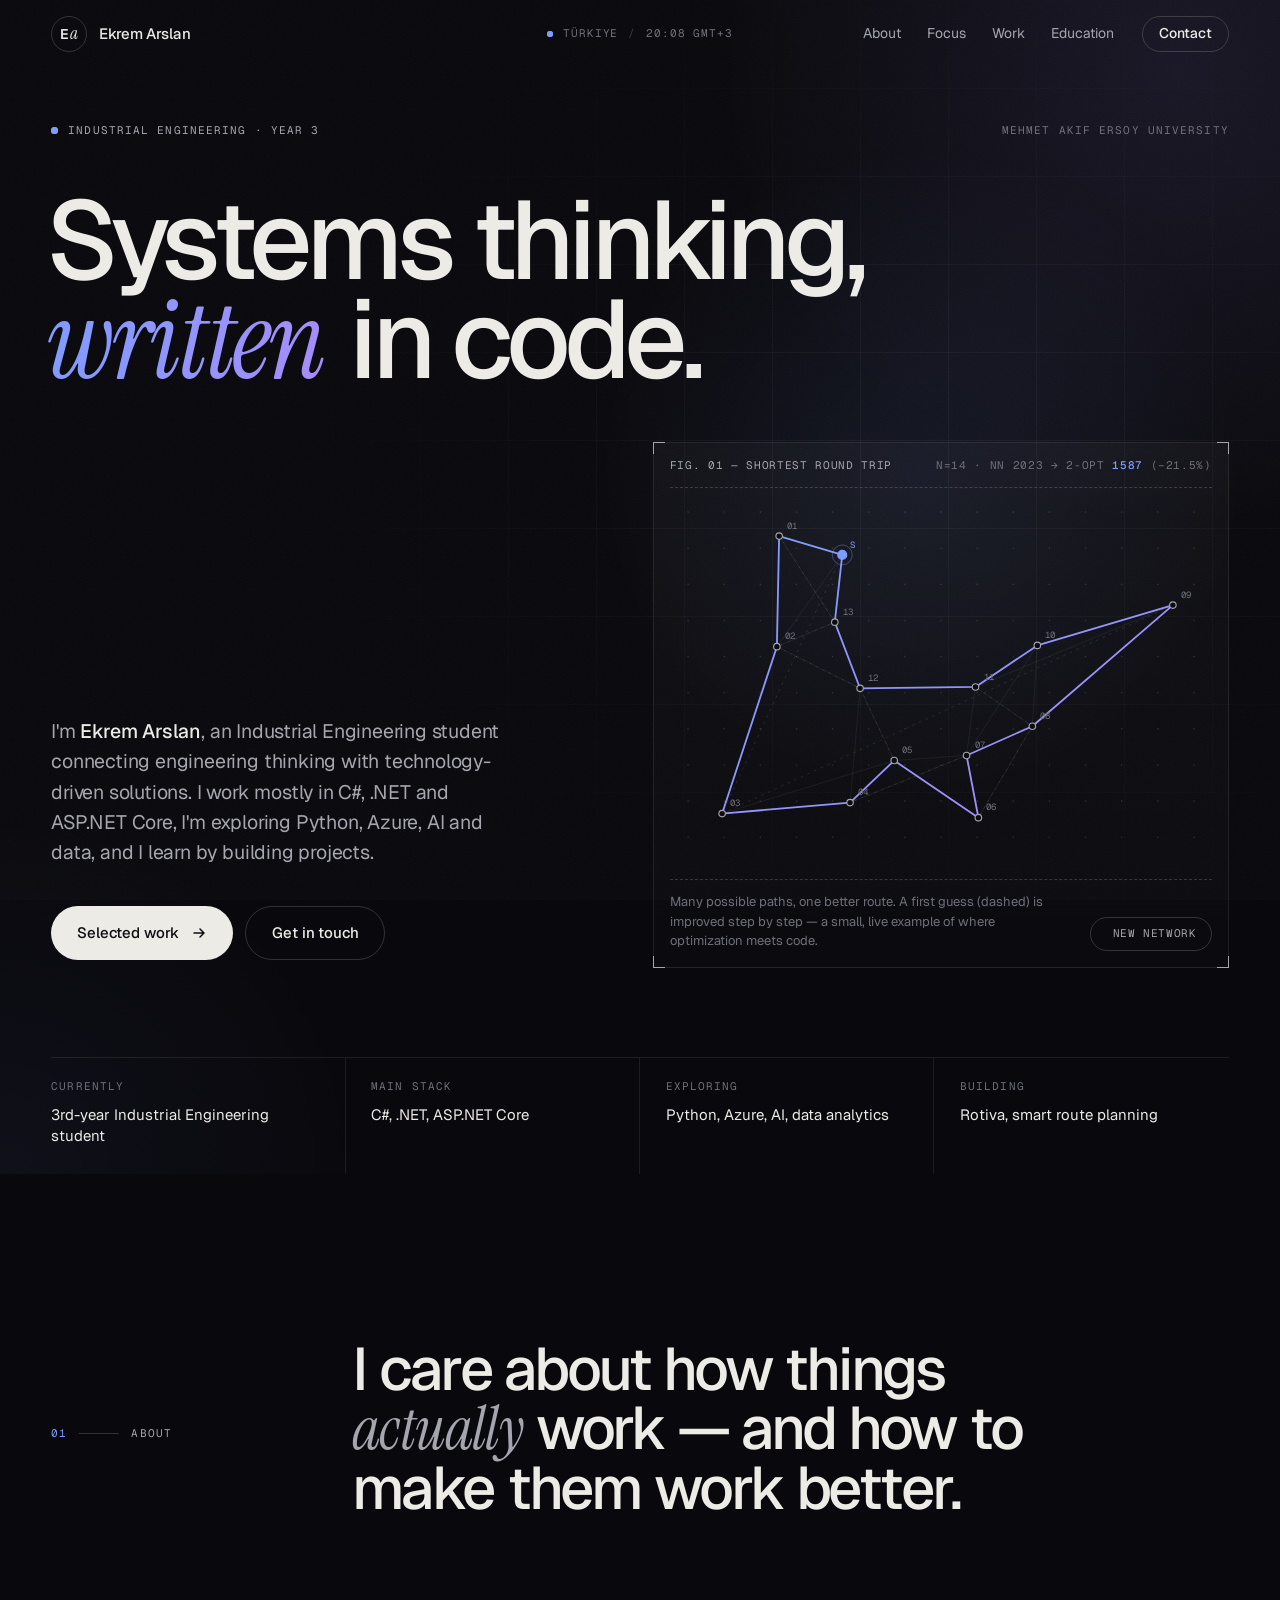
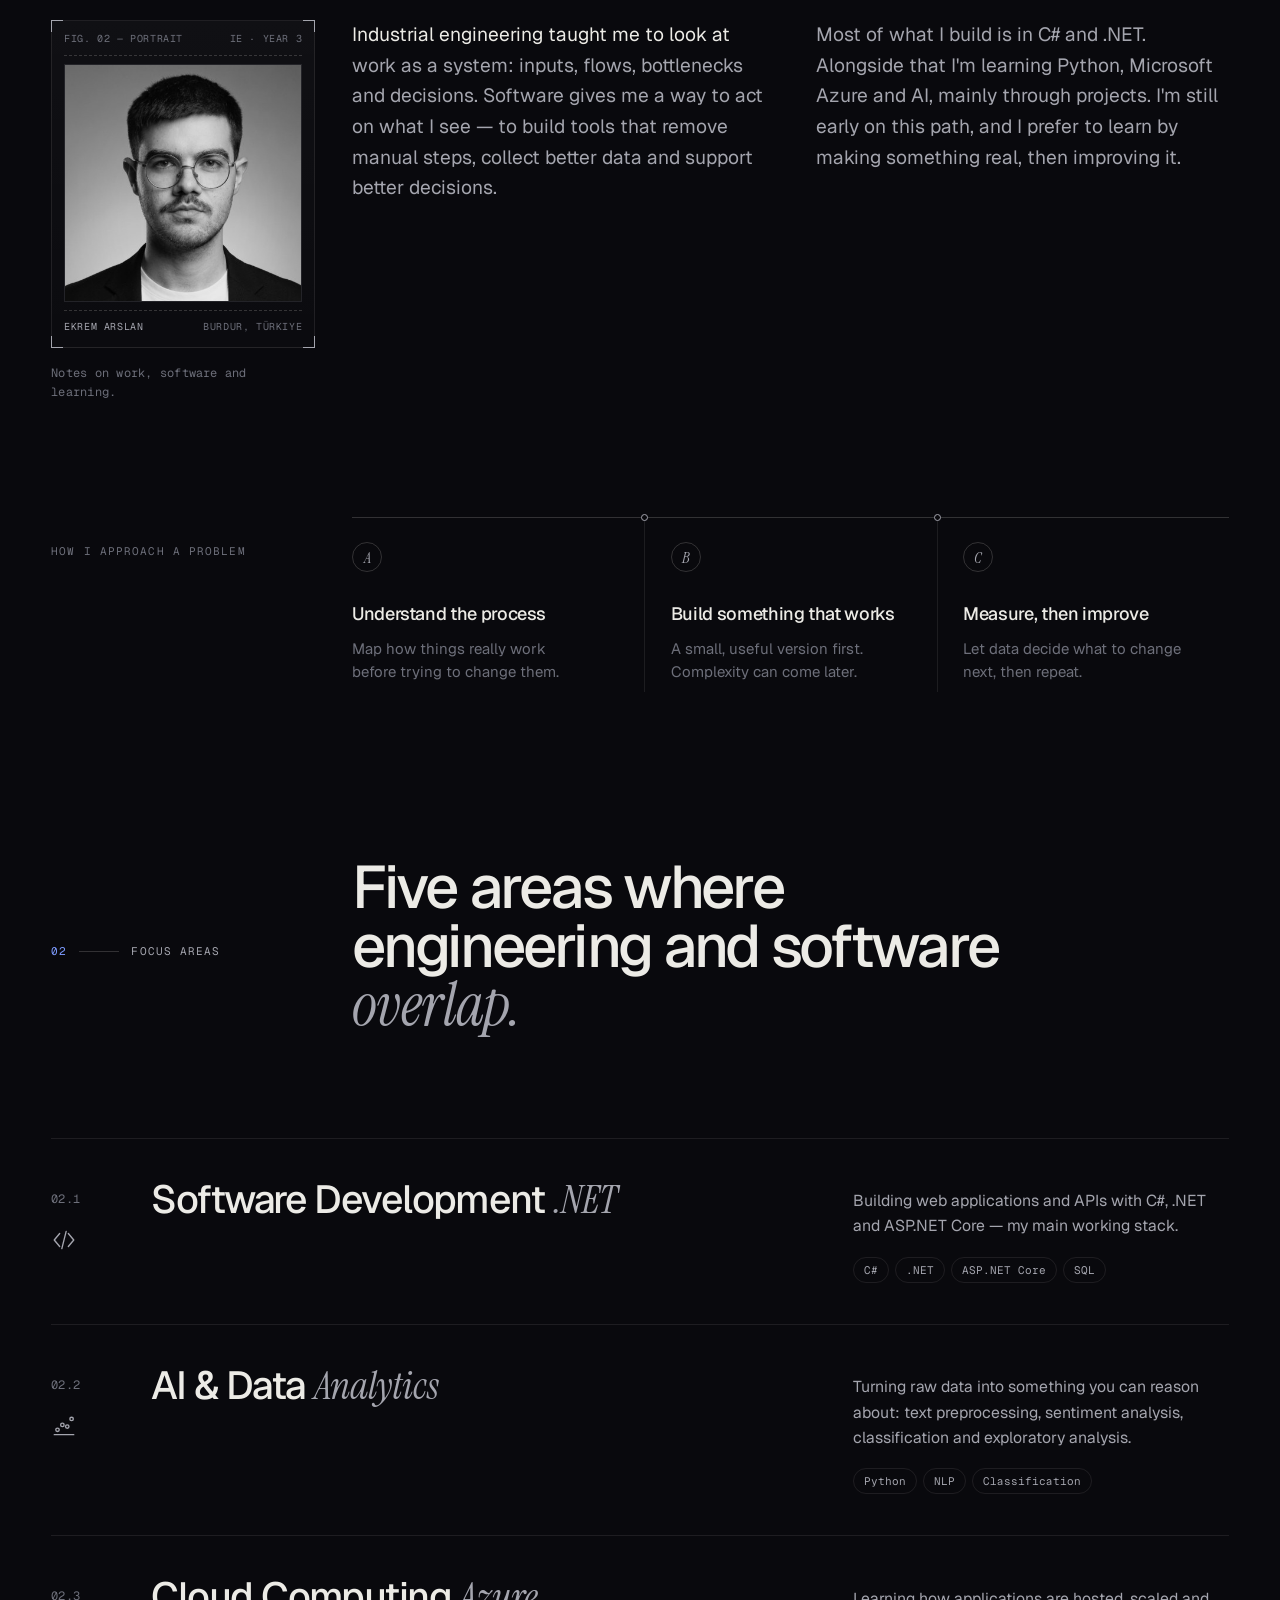
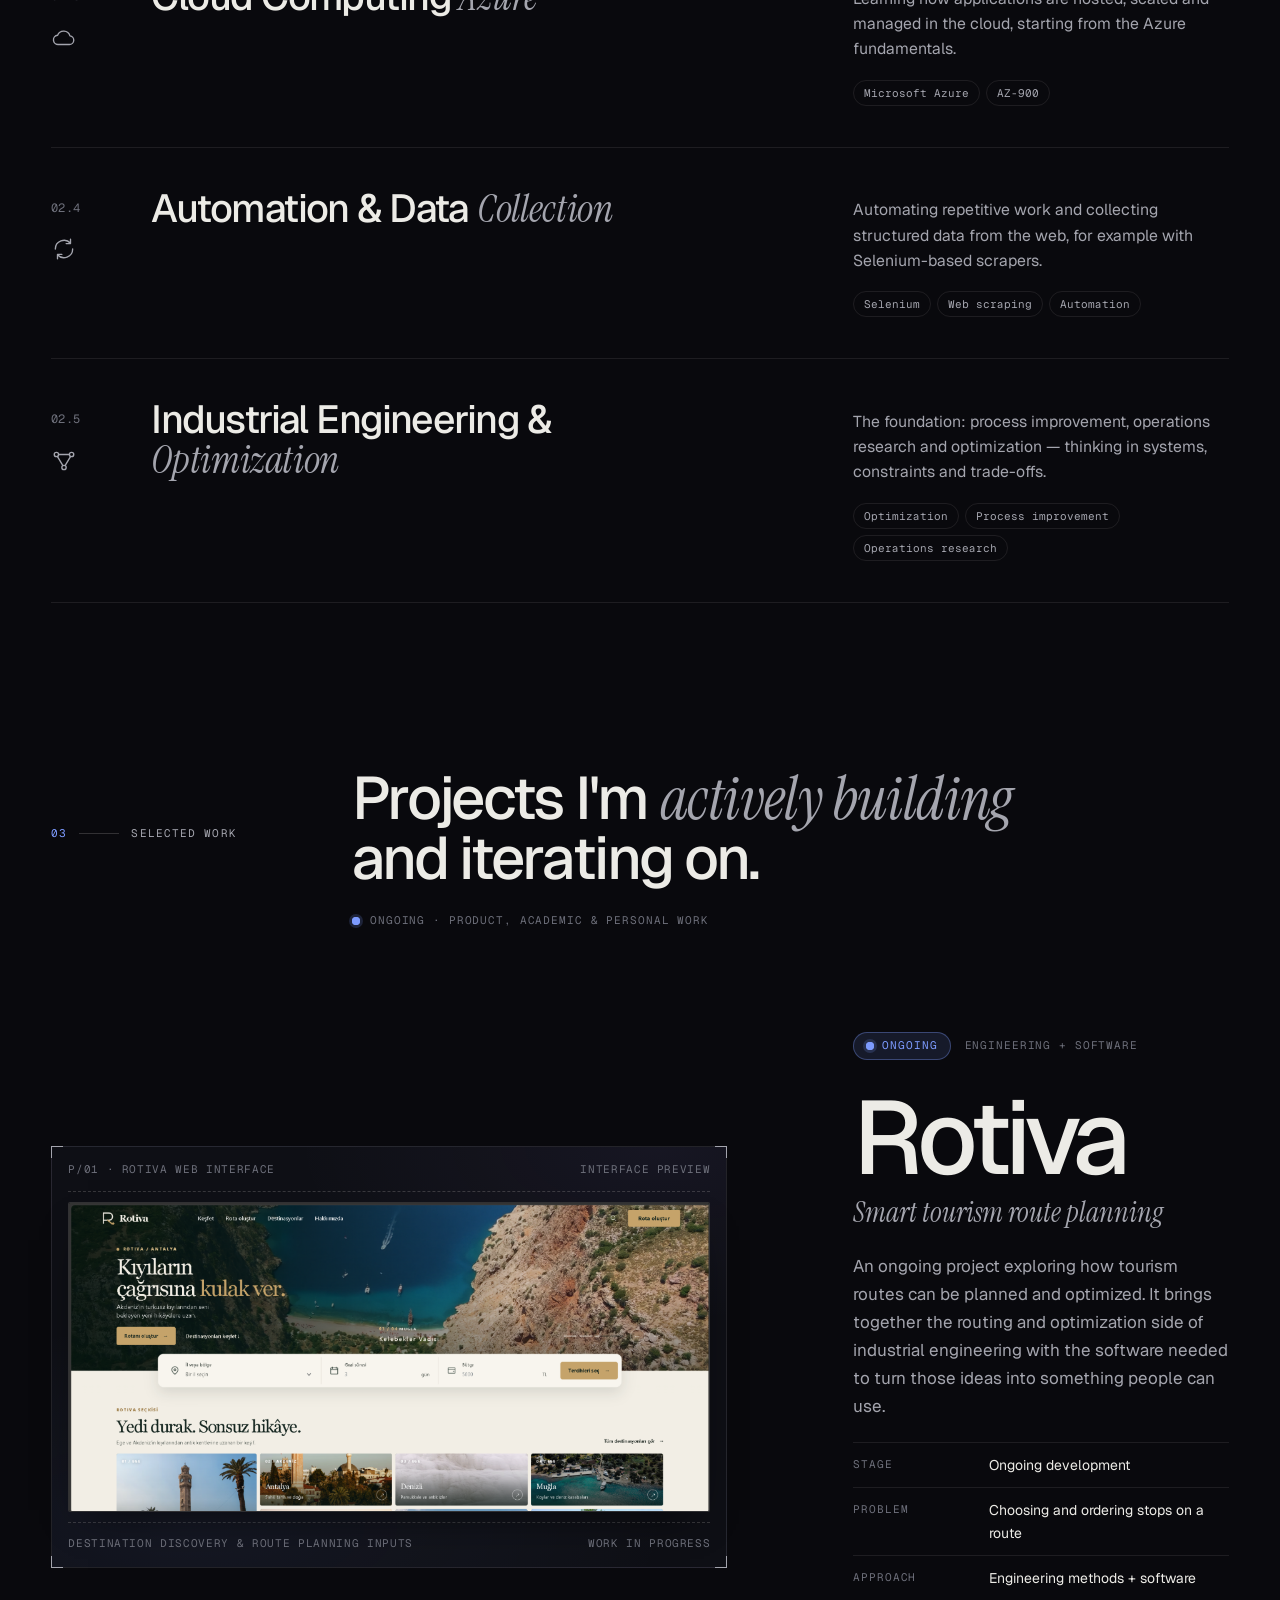
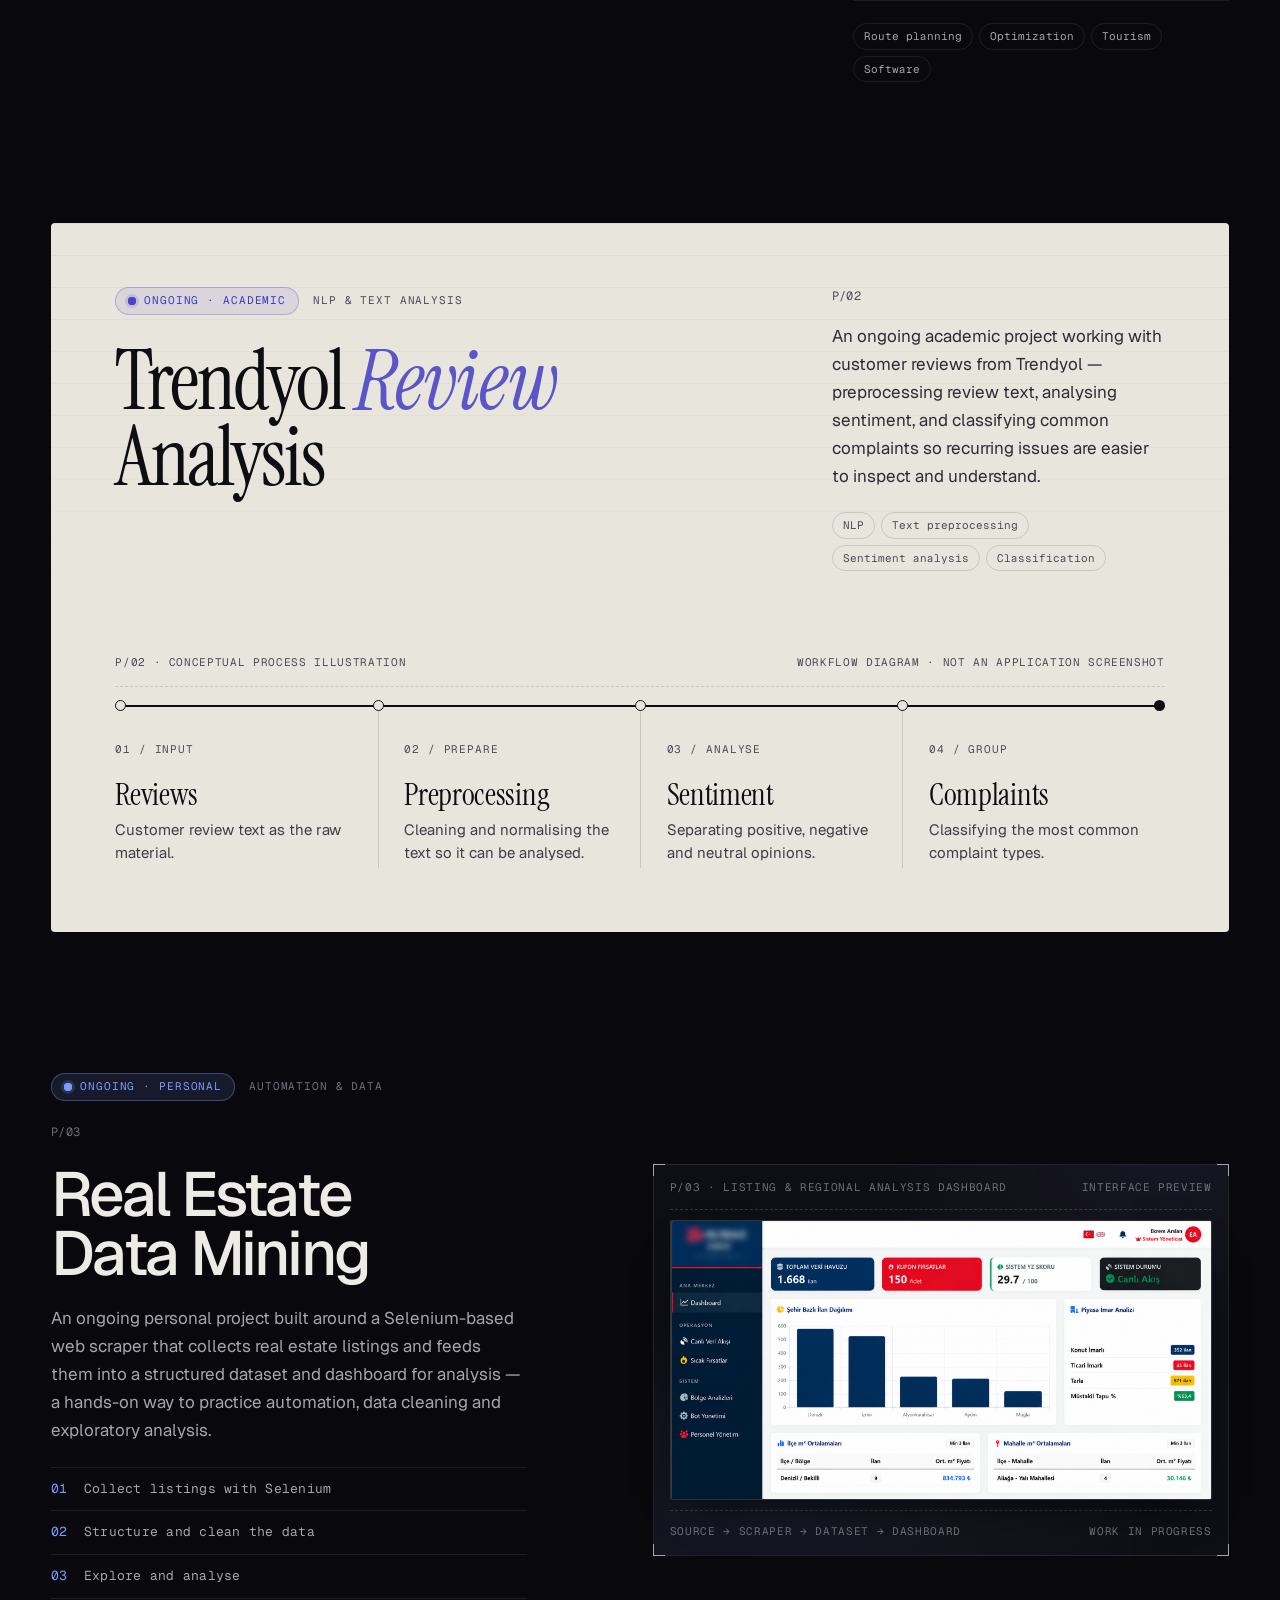
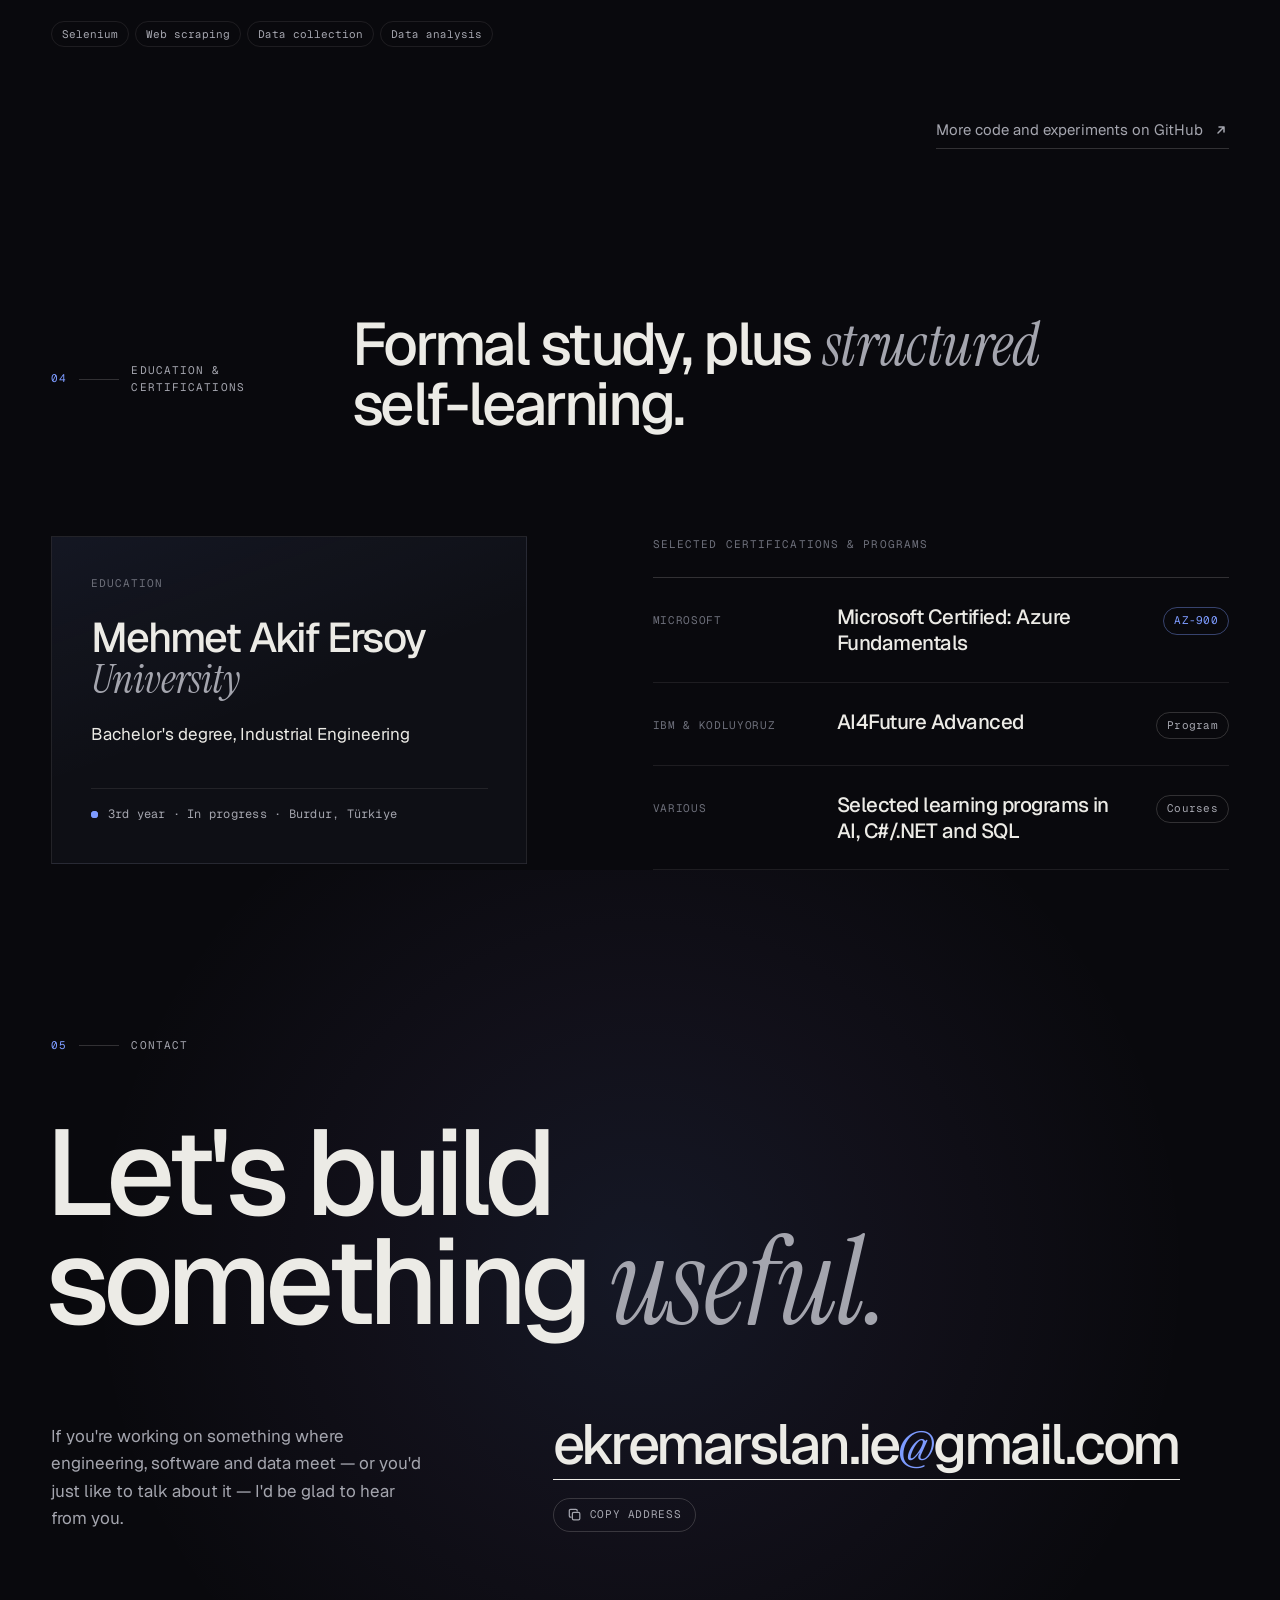
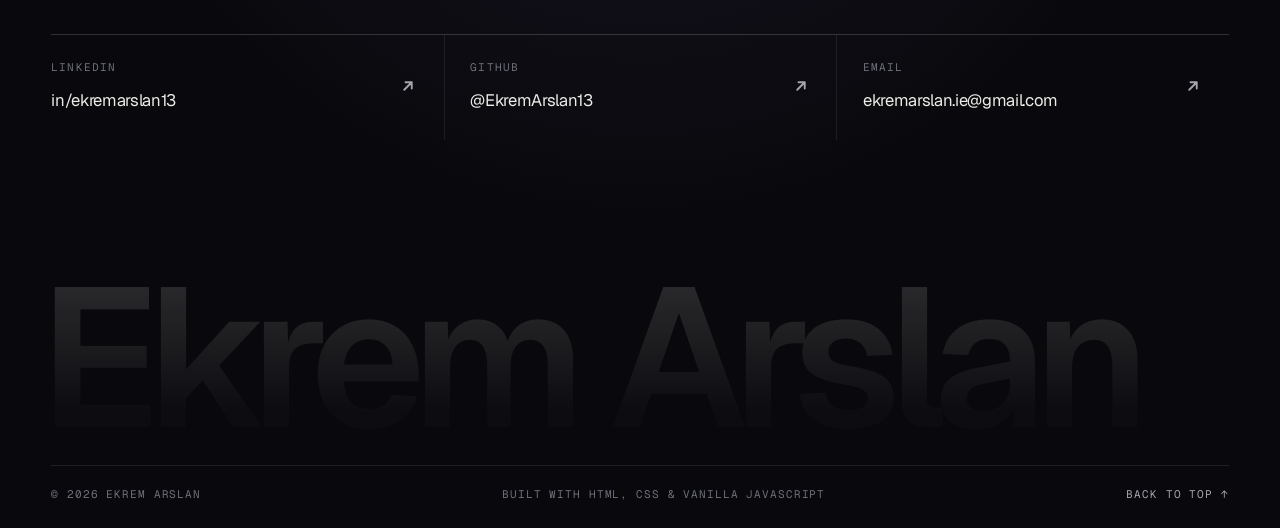
<file: index.html>
<!doctype html>
<html lang="en">
<head>
  <meta charset="utf-8">
  <meta name="viewport" content="width=device-width, initial-scale=1, viewport-fit=cover">
  <title>Ekrem Arslan &mdash; Industrial Engineering &times; Software</title>
  <meta name="description" content="Ekrem Arslan is a third-year Industrial Engineering student at Mehmet Akif Ersoy University, connecting engineering thinking with software development, AI, cloud computing and data analytics.">
  <meta name="author" content="Ekrem Arslan">
  <meta name="theme-color" content="#09090d">
  <meta name="color-scheme" content="dark">

  <meta property="og:type" content="website">
  <meta property="og:title" content="Ekrem Arslan &mdash; Industrial Engineering &times; Software">
  <meta property="og:description" content="Industrial Engineering student connecting engineering thinking with software, AI, cloud and data.">
  <meta property="og:image" content="assets/img/og-image.png">
  <meta name="twitter:card" content="summary_large_image">

  <link rel="icon" href="assets/img/favicon.svg" type="image/svg+xml">
  <link rel="preconnect" href="https://fonts.googleapis.com">
  <link rel="preconnect" href="https://fonts.gstatic.com" crossorigin>
  <link rel="stylesheet" href="https://fonts.googleapis.com/css2?family=Geist:wght@300..700&family=Geist+Mono:wght@400;500&family=Instrument+Serif:ital@0;1&display=swap">
  <link rel="stylesheet" href="assets/css/styles.css">
  <script>document.documentElement.classList.add('js');</script>
  <script src="assets/js/main.js" defer></script>
</head>
<body>
  <a class="skip-link" href="#main">Skip to content</a>
  <div class="progress" aria-hidden="true"><span data-progress></span></div>

  <!-- ============================== MASTHEAD ============================== -->
  <header class="masthead" data-masthead>
    <div class="container masthead__inner">
      <a class="brand" href="#top" aria-label="Ekrem Arslan, back to top">
        <span class="brand__mark" aria-hidden="true">E<i>a</i></span>
        <span class="brand__name">Ekrem Arslan</span>
      </a>

      <p class="masthead__meta mono" aria-hidden="true">
        <span class="live-dot"></span>
        <span>T&uuml;rkiye</span>
        <span class="masthead__sep">/</span>
        <span data-clock>--:--</span>
      </p>

      <div class="masthead__right">
        <nav class="nav" aria-label="Primary">
          <ol class="nav__list">
            <li><a href="#about" data-nav>About</a></li>
            <li><a href="#focus" data-nav>Focus</a></li>
            <li><a href="#work" data-nav>Work</a></li>
            <li><a href="#education" data-nav>Education</a></li>
          </ol>
        </nav>
        <a class="pill" href="#contact" data-nav>Contact</a>
        <button class="menu-toggle" type="button" aria-expanded="false" aria-controls="mobile-menu" data-menu-toggle>
          <span class="menu-toggle__label">Menu</span>
          <span class="menu-toggle__icon" aria-hidden="true"><span></span><span></span></span>
        </button>
      </div>
    </div>
  </header>

  <div class="mobile-menu" id="mobile-menu" data-menu aria-label="Site menu">
    <nav class="container mobile-menu__inner" aria-label="Mobile">
      <ol class="mobile-menu__list">
        <li><a href="#about"><span class="mono">01</span>About</a></li>
        <li><a href="#focus"><span class="mono">02</span>Focus areas</a></li>
        <li><a href="#work"><span class="mono">03</span>Selected work</a></li>
        <li><a href="#education"><span class="mono">04</span>Education</a></li>
        <li><a href="#contact"><span class="mono">05</span>Contact</a></li>
      </ol>
      <ul class="mobile-menu__links mono">
        <li><a href="https://www.linkedin.com/in/ekremarslan13/" target="_blank" rel="noopener noreferrer">LinkedIn</a></li>
        <li><a href="https://github.com/EkremArslan13" target="_blank" rel="noopener noreferrer">GitHub</a></li>
        <li><a href="mailto:ekremarslan.ie@gmail.com">Email</a></li>
      </ul>
    </nav>
  </div>

  <main id="main">

    <!-- ============================== HERO ============================== -->
    <section class="hero" id="top" aria-labelledby="hero-title" data-hero>
      <div class="container hero__grid">
        <div class="hero__eyebrow mono" data-reveal>
          <span class="tag"><span class="live-dot"></span>Industrial Engineering &middot; Year 3</span>
          <span class="hero__eyebrow-right">Mehmet Akif Ersoy University</span>
        </div>

        <h1 class="hero__title" id="hero-title" data-reveal="lines">
          <span class="line"><span style="--i:0">Systems thinking,</span></span>
          <span class="line"><span style="--i:1"><em>written</em> in code.</span></span>
        </h1>

        <div class="hero__intro">
          <p class="hero__lead" data-reveal style="--d:.25s">
            I'm <strong>Ekrem Arslan</strong>, an Industrial Engineering student connecting
            engineering thinking with technology-driven solutions. I work mostly in
            C#, .NET and ASP.NET Core, I'm exploring Python, Azure, AI and data,
            and I learn by building projects.
          </p>
          <div class="hero__actions" data-reveal style="--d:.35s">
            <a class="btn btn--primary" href="#work">
              Selected work
              <svg class="i-arrow" viewBox="0 0 16 16" aria-hidden="true"><path d="M3 8h10M9 4l4 4-4 4"/></svg>
            </a>
            <a class="btn btn--ghost" href="#contact">Get in touch</a>
          </div>
        </div>

        <figure class="hero__figure route-fig ticks" data-reveal style="--d:.2s" data-route-fig>
          <div class="route-fig__head mono">
            <span>Fig. 01 &mdash; Shortest round trip</span>
            <span class="route-fig__meta" data-route-meta aria-live="polite">computing&hellip;</span>
          </div>
          <svg class="route-fig__svg" viewBox="0 0 600 420" role="img" aria-labelledby="fig1-title fig1-desc" data-route-svg>
            <title id="fig1-title">Route optimization diagram</title>
            <desc id="fig1-desc">Random points on a plane. A first route is built with a nearest-neighbour heuristic, shown dashed, and then shortened with 2-opt, shown as a solid line.</desc>
          </svg>
          <figcaption class="route-fig__caption">
            <p>Many possible paths, one better route. A first guess (dashed) is improved step by step &mdash; a small, live example of where optimization meets code.</p>
            <button class="chip" type="button" data-reroute>
              <svg viewBox="0 0 16 16" aria-hidden="true"><path d="M13.5 8a5.5 5.5 0 1 1-1.6-3.9M13.5 2.5v3h-3"/></svg>
              New network
            </button>
          </figcaption>
        </figure>
      </div>

      <div class="container">
        <dl class="spec" data-reveal style="--d:.45s">
          <div class="spec__item"><dt>Currently</dt><dd>3rd-year Industrial Engineering student</dd></div>
          <div class="spec__item"><dt>Main stack</dt><dd>C#, .NET, ASP.NET Core</dd></div>
          <div class="spec__item"><dt>Exploring</dt><dd>Python, Azure, AI, data analytics</dd></div>
          <div class="spec__item"><dt>Building</dt><dd>Rotiva, smart route planning</dd></div>
        </dl>
      </div>
    </section>

    <!-- ============================== 01 ABOUT ============================== -->
    <section class="section about" id="about" aria-labelledby="about-title">
      <div class="container">
        <header class="section-head" data-reveal>
          <h2 class="section-head__label mono" id="about-title"><span class="section-head__num" aria-hidden="true">01</span><span class="section-head__rule" aria-hidden="true"></span><span>About</span></h2>
          <p class="section-head__kicker">I care about how things <em>actually</em> work &mdash; and how to make them work better.</p>
        </header>

        <div class="about__grid">
          <aside class="about__aside" data-reveal>
            <figure class="portrait ticks">
              <div class="portrait__head mono">
                <span>Fig. 02 &mdash; Portrait</span>
                <span>IE &middot; Year 3</span>
              </div>
              <div class="portrait__media">
                <img
                  src="assets/img/ekrem-arslan-portrait.jpg"
                  width="400"
                  height="400"
                  loading="lazy"
                  decoding="async"
                  alt="Black-and-white portrait of Ekrem Arslan"
                >
              </div>
              <figcaption class="portrait__caption mono">
                <span>Ekrem Arslan</span>
                <span>Burdur, T&uuml;rkiye</span>
              </figcaption>
            </figure>
            <p class="about__note mono">Notes on work, software and learning.</p>
          </aside>

          <div class="about__body">
            <p data-reveal>
              Industrial engineering taught me to look at work as a system: inputs, flows,
              bottlenecks and decisions. Software gives me a way to act on what I see &mdash;
              to build tools that remove manual steps, collect better data and support
              better decisions.
            </p>
            <p data-reveal style="--d:.08s">
              Most of what I build is in C# and .NET. Alongside that I'm learning Python,
              Microsoft Azure and AI, mainly through projects. I'm still early on this path,
              and I prefer to learn by making something real, then improving it.
            </p>
          </div>
        </div>

        <div class="method" data-reveal>
          <h3 class="method__title mono">How I approach a problem</h3>
          <ol class="method__list">
            <li class="method__step">
              <span class="method__key" aria-hidden="true">A</span>
              <h4>Understand the process</h4>
              <p>Map how things really work before trying to change them.</p>
            </li>
            <li class="method__step">
              <span class="method__key" aria-hidden="true">B</span>
              <h4>Build something that works</h4>
              <p>A small, useful version first. Complexity can come later.</p>
            </li>
            <li class="method__step">
              <span class="method__key" aria-hidden="true">C</span>
              <h4>Measure, then improve</h4>
              <p>Let data decide what to change next, then repeat.</p>
            </li>
          </ol>
        </div>
      </div>
    </section>

    <!-- ============================== 02 FOCUS ============================== -->
    <section class="section focus" id="focus" aria-labelledby="focus-title">
      <div class="container">
        <header class="section-head" data-reveal>
          <h2 class="section-head__label mono" id="focus-title"><span class="section-head__num" aria-hidden="true">02</span><span class="section-head__rule" aria-hidden="true"></span><span>Focus areas</span></h2>
          <p class="section-head__kicker">Five areas where engineering and software <em>overlap.</em></p>
        </header>

        <ol class="focus-list">
          <li class="focus-item" data-reveal>
            <div class="focus-item__index">
              <span class="mono">02.1</span>
              <svg class="glyph" viewBox="0 0 24 24" aria-hidden="true"><path d="M8 6l-5 6 5 6M16 6l5 6-5 6M14 4l-4 16"/></svg>
            </div>
            <h3 class="focus-item__title">Software Development <em>.NET</em></h3>
            <div class="focus-item__body">
              <p>Building web applications and APIs with C#, .NET and ASP.NET Core &mdash; my main working stack.</p>
              <ul class="tags" aria-label="Tools"><li>C#</li><li>.NET</li><li>ASP.NET Core</li><li>SQL</li></ul>
            </div>
          </li>
          <li class="focus-item" data-reveal>
            <div class="focus-item__index">
              <span class="mono">02.2</span>
              <svg class="glyph" viewBox="0 0 24 24" aria-hidden="true"><path d="M3 20h18"/><circle cx="6" cy="15.5" r="1.6"/><circle cx="10.5" cy="11" r="1.6"/><circle cx="15" cy="12.5" r="1.6"/><circle cx="19" cy="5.5" r="1.6"/></svg>
            </div>
            <h3 class="focus-item__title">AI &amp; Data <em>Analytics</em></h3>
            <div class="focus-item__body">
              <p>Turning raw data into something you can reason about: text preprocessing, sentiment analysis, classification and exploratory analysis.</p>
              <ul class="tags" aria-label="Topics"><li>Python</li><li>NLP</li><li>Classification</li></ul>
            </div>
          </li>
          <li class="focus-item" data-reveal>
            <div class="focus-item__index">
              <span class="mono">02.3</span>
              <svg class="glyph" viewBox="0 0 24 24" aria-hidden="true"><path d="M7 18h10a4 4 0 0 0 .5-7.97A6 6 0 0 0 6.1 9.5 4.25 4.25 0 0 0 7 18z"/></svg>
            </div>
            <h3 class="focus-item__title">Cloud Computing <em>Azure</em></h3>
            <div class="focus-item__body">
              <p>Learning how applications are hosted, scaled and managed in the cloud, starting from the Azure fundamentals.</p>
              <ul class="tags" aria-label="Topics"><li>Microsoft Azure</li><li>AZ-900</li></ul>
            </div>
          </li>
          <li class="focus-item" data-reveal>
            <div class="focus-item__index">
              <span class="mono">02.4</span>
              <svg class="glyph" viewBox="0 0 24 24" aria-hidden="true"><path d="M4 12a8 8 0 0 1 14-5.3M20 12a8 8 0 0 1-14 5.3M18 3v4h-4M6 21v-4h4"/></svg>
            </div>
            <h3 class="focus-item__title">Automation &amp; Data <em>Collection</em></h3>
            <div class="focus-item__body">
              <p>Automating repetitive work and collecting structured data from the web, for example with Selenium-based scrapers.</p>
              <ul class="tags" aria-label="Tools"><li>Selenium</li><li>Web scraping</li><li>Automation</li></ul>
            </div>
          </li>
          <li class="focus-item" data-reveal>
            <div class="focus-item__index">
              <span class="mono">02.5</span>
              <svg class="glyph" viewBox="0 0 24 24" aria-hidden="true"><circle cx="5" cy="6" r="2"/><circle cx="19" cy="6" r="2"/><circle cx="12" cy="18" r="2"/><path d="M7 6h10M6 8l5 8.3M18 8l-5 8.3"/></svg>
            </div>
            <h3 class="focus-item__title">Industrial Engineering &amp; <em>Optimization</em></h3>
            <div class="focus-item__body">
              <p>The foundation: process improvement, operations research and optimization &mdash; thinking in systems, constraints and trade-offs.</p>
              <ul class="tags" aria-label="Topics"><li>Optimization</li><li>Process improvement</li><li>Operations research</li></ul>
            </div>
          </li>
        </ol>
      </div>
    </section>

    <!-- ============================== 03 WORK ============================== -->
    <section class="section work" id="work" aria-labelledby="work-title">
      <div class="container">
        <header class="section-head" data-reveal>
          <h2 class="section-head__label mono" id="work-title"><span class="section-head__num" aria-hidden="true">03</span><span class="section-head__rule" aria-hidden="true"></span><span>Selected work</span></h2>
          <p class="section-head__kicker">Projects I'm <em>actively building</em> and iterating on.</p>
          <ul class="legend mono" aria-label="Status legend">
            <li><span class="status-dot status-dot--live" aria-hidden="true"></span>Ongoing &middot; Product, academic &amp; personal work</li>
          </ul>
        </header>

        <!-- P/01 Rotiva: feature, interface screenshot -->
        <article class="project project--feature" aria-labelledby="p1-title">
          <figure class="project__visual shot-frame ticks" data-reveal>
            <div class="shot-frame__head mono">
              <span>P/01 &middot; Rotiva web interface</span>
              <span>Interface preview</span>
            </div>
            <div class="shot-frame__viewport">
              <img
                src="assets/img/rotiva-interface.png"
                width="1024"
                height="494"
                loading="lazy"
                decoding="async"
                alt="Rotiva tourism platform interface showing the hero section, route planning inputs for region, trip duration and budget, and destination cards for Aegean and Mediterranean regions."
              >
            </div>
            <figcaption class="shot-frame__foot mono">
              <span>Destination discovery &amp; route planning inputs</span>
              <span>Work in progress</span>
            </figcaption>
          </figure>

          <div class="project__content">
            <div class="project__meta mono" data-reveal>
              <span class="status status--live"><span class="status-dot status-dot--live" aria-hidden="true"></span>Ongoing</span>
              <span>Engineering + software</span>
            </div>
            <h3 class="project__title project__title--feature" id="p1-title" data-reveal>Rotiva</h3>
            <p class="project__sub" data-reveal>Smart tourism route planning</p>
            <p class="project__desc" data-reveal>
              An ongoing project exploring how tourism routes can be planned and optimized.
              It brings together the routing and optimization side of industrial engineering
              with the software needed to turn those ideas into something people can use.
            </p>
            <dl class="facts" data-reveal>
              <div><dt>Stage</dt><dd>Ongoing development</dd></div>
              <div><dt>Problem</dt><dd>Choosing and ordering stops on a route</dd></div>
              <div><dt>Approach</dt><dd>Engineering methods + software</dd></div>
            </dl>
            <ul class="tags" aria-label="Topics" data-reveal><li>Route planning</li><li>Optimization</li><li>Tourism</li><li>Software</li></ul>
          </div>
        </article>

        <!-- P/02 Trendyol: inverted paper panel, conceptual process illustration -->
        <article class="project project--paper" aria-labelledby="p2-title" data-reveal>
          <div class="paper__top">
            <div class="paper__intro">
              <div class="project__meta mono">
                <span class="status status--live status--paper-live"><span class="status-dot status-dot--live" aria-hidden="true"></span>Ongoing &middot; Academic</span>
                <span>NLP &amp; text analysis</span>
              </div>
              <h3 class="project__title project__title--paper" id="p2-title">Trendyol <em>Review</em> Analysis</h3>
            </div>
            <div class="paper__text">
              <p class="mono paper__index">P/02</p>
              <p>
                An ongoing academic project working with customer reviews from Trendyol &mdash;
                preprocessing review text, analysing sentiment, and classifying common
                complaints so recurring issues are easier to inspect and understand.
              </p>
              <ul class="tags tags--ink" aria-label="Topics"><li>NLP</li><li>Text preprocessing</li><li>Sentiment analysis</li><li>Classification</li></ul>
            </div>
          </div>

          <div class="pipeline-wrap" role="group" aria-labelledby="p2-diagram-note">
            <div class="pipeline__caption mono" id="p2-diagram-note">
              <span>P/02 &middot; Conceptual process illustration</span>
              <span>Workflow diagram &middot; Not an application screenshot</span>
            </div>
            <ol class="pipeline" aria-label="Conceptual analysis pipeline">
              <li class="pipeline__step">
                <span class="pipeline__num mono">01 / Input</span>
                <h4>Reviews</h4>
                <p>Customer review text as the raw material.</p>
              </li>
              <li class="pipeline__step">
                <span class="pipeline__num mono">02 / Prepare</span>
                <h4>Preprocessing</h4>
                <p>Cleaning and normalising the text so it can be analysed.</p>
              </li>
              <li class="pipeline__step">
                <span class="pipeline__num mono">03 / Analyse</span>
                <h4>Sentiment</h4>
                <p>Separating positive, negative and neutral opinions.</p>
              </li>
              <li class="pipeline__step">
                <span class="pipeline__num mono">04 / Group</span>
                <h4>Complaints</h4>
                <p>Classifying the most common complaint types.</p>
              </li>
            </ol>
          </div>
        </article>

        <!-- P/03 Real estate: actual dashboard screenshot -->
        <article class="project project--data" aria-labelledby="p3-title">
          <div class="project__content">
            <div class="project__meta mono" data-reveal>
              <span class="status status--live"><span class="status-dot status-dot--live" aria-hidden="true"></span>Ongoing &middot; Personal</span>
              <span>Automation &amp; data</span>
            </div>
            <p class="mono project__index" data-reveal>P/03</p>
            <h3 class="project__title project__title--data" id="p3-title" data-reveal>Real Estate<br>Data Mining</h3>
            <p class="project__desc" data-reveal>
              An ongoing personal project built around a Selenium-based web scraper that
              collects real estate listings and feeds them into a structured dataset and
              dashboard for analysis &mdash; a hands-on way to practice automation, data
              cleaning and exploratory analysis.
            </p>
            <ol class="steps mono" data-reveal aria-label="Workflow">
              <li><span>01</span>Collect listings with Selenium</li>
              <li><span>02</span>Structure and clean the data</li>
              <li><span>03</span>Explore and analyse</li>
            </ol>
            <ul class="tags" aria-label="Tools" data-reveal><li>Selenium</li><li>Web scraping</li><li>Data collection</li><li>Data analysis</li></ul>
          </div>

          <figure class="project__visual shot-frame ticks" data-reveal>
            <div class="shot-frame__head mono">
              <span>P/03 &middot; Listing &amp; regional analysis dashboard</span>
              <span>Interface preview</span>
            </div>
            <div class="shot-frame__viewport shot-frame__viewport--dashboard">
              <img
                src="assets/img/real-estate-dashboard.png"
                width="1024"
                height="576"
                loading="lazy"
                decoding="async"
                alt="Real estate data mining dashboard interface showing listing pool summary cards, city-level listing distribution chart, zoning breakdown, and district/neighbourhood price averages."
              >
            </div>
            <figcaption class="shot-frame__foot mono">
              <span>source &rarr; scraper &rarr; dataset &rarr; dashboard</span>
              <span>Work in progress</span>
            </figcaption>
          </figure>
        </article>

        <p class="work__more" data-reveal>
          <a class="link-arrow" href="https://github.com/EkremArslan13" target="_blank" rel="noopener noreferrer">
            More code and experiments on GitHub
            <svg class="i-arrow i-arrow--up" viewBox="0 0 16 16" aria-hidden="true"><path d="M5 11L11 5M6 5h5v5"/></svg>
          </a>
        </p>
      </div>
    </section>

    <!-- ============================== 04 EDUCATION ============================== -->
    <section class="section edu" id="education" aria-labelledby="edu-title">
      <div class="container">
        <header class="section-head" data-reveal>
          <h2 class="section-head__label mono" id="edu-title"><span class="section-head__num" aria-hidden="true">04</span><span class="section-head__rule" aria-hidden="true"></span><span>Education &amp; certifications</span></h2>
          <p class="section-head__kicker">Formal study, plus <em>structured</em> self-learning.</p>
        </header>

        <div class="edu__grid">
          <article class="edu__school" data-reveal>
            <p class="edu__label mono">Education</p>
            <h3 class="edu__name">Mehmet Akif Ersoy <em>University</em></h3>
            <p class="edu__degree">Bachelor's degree, Industrial Engineering</p>
            <p class="edu__detail mono"><span class="live-dot"></span>3rd year &middot; In progress &middot; Burdur, T&uuml;rkiye</p>
          </article>

          <div class="edu__certs">
            <p class="edu__label mono" data-reveal>Selected certifications &amp; programs</p>
            <ul class="ledger">
              <li class="ledger__row" data-reveal>
                <span class="ledger__issuer mono">Microsoft</span>
                <span class="ledger__title">Microsoft Certified: Azure Fundamentals</span>
                <span class="ledger__code mono">AZ-900</span>
              </li>
              <li class="ledger__row" data-reveal>
                <span class="ledger__issuer mono">IBM &amp; Kodluyoruz</span>
                <span class="ledger__title">AI4Future Advanced</span>
                <span class="ledger__code mono">Program</span>
              </li>
              <li class="ledger__row" data-reveal>
                <span class="ledger__issuer mono">Various</span>
                <span class="ledger__title">Selected learning programs in AI, C#/.NET and SQL</span>
                <span class="ledger__code mono">Courses</span>
              </li>
            </ul>
          </div>
        </div>
      </div>
    </section>

    <!-- ============================== 05 CONTACT ============================== -->
    <section class="contact" id="contact" aria-labelledby="contact-title">
      <div class="container">
        <p class="section-head__label mono contact__label" data-reveal><span class="section-head__num">05</span><span class="section-head__rule" aria-hidden="true"></span><span>Contact</span></p>

        <h2 class="contact__title" id="contact-title" data-reveal="lines">
          <span class="line"><span style="--i:0">Let's build</span></span>
          <span class="line"><span style="--i:1">something <em>useful.</em></span></span>
        </h2>

        <div class="contact__grid">
          <p class="contact__text" data-reveal>
            If you're working on something where engineering, software and data meet &mdash;
            or you'd just like to talk about it &mdash; I'd be glad to hear from you.
          </p>

          <div class="contact__email" data-reveal>
            <a class="contact__email-link" href="mailto:ekremarslan.ie@gmail.com">ekremarslan.ie<span>@</span>gmail.com</a>
            <button class="chip chip--copy" type="button" data-copy="ekremarslan.ie@gmail.com">
              <svg viewBox="0 0 16 16" aria-hidden="true"><rect x="5" y="5" width="8.5" height="8.5" rx="1.5"/><path d="M10.5 3.5V3A1.5 1.5 0 0 0 9 1.5H3A1.5 1.5 0 0 0 1.5 3v6A1.5 1.5 0 0 0 3 10.5h.5"/></svg>
              <span data-copy-label>Copy address</span>
            </button>
            <span class="visually-hidden" aria-live="polite" data-copy-status></span>
          </div>
        </div>

        <ul class="contact__links">
          <li data-reveal>
            <a href="https://www.linkedin.com/in/ekremarslan13/" target="_blank" rel="noopener noreferrer">
              <span class="contact__links-label mono">LinkedIn</span>
              <span class="contact__links-handle">in/ekremarslan13</span>
              <svg class="i-arrow i-arrow--up" viewBox="0 0 16 16" aria-hidden="true"><path d="M5 11L11 5M6 5h5v5"/></svg>
            </a>
          </li>
          <li data-reveal style="--d:.06s">
            <a href="https://github.com/EkremArslan13" target="_blank" rel="noopener noreferrer">
              <span class="contact__links-label mono">GitHub</span>
              <span class="contact__links-handle">@EkremArslan13</span>
              <svg class="i-arrow i-arrow--up" viewBox="0 0 16 16" aria-hidden="true"><path d="M5 11L11 5M6 5h5v5"/></svg>
            </a>
          </li>
          <li data-reveal style="--d:.12s">
            <a href="mailto:ekremarslan.ie@gmail.com">
              <span class="contact__links-label mono">Email</span>
              <span class="contact__links-handle">ekremarslan.ie@gmail.com</span>
              <svg class="i-arrow i-arrow--up" viewBox="0 0 16 16" aria-hidden="true"><path d="M5 11L11 5M6 5h5v5"/></svg>
            </a>
          </li>
        </ul>
      </div>
    </section>
  </main>

  <!-- ============================== FOOTER ============================== -->
  <footer class="footer">
    <div class="container">
      <p class="footer__wordmark" aria-hidden="true">Ekrem Arslan</p>
      <div class="footer__bar mono">
        <span>&copy; <span data-year>2026</span> Ekrem Arslan</span>
        <span class="footer__built">Built with HTML, CSS &amp; vanilla JavaScript</span>
        <a href="#top" class="footer__top">Back to top <span aria-hidden="true">&uarr;</span></a>
      </div>
    </div>
  </footer>
</body>
</html>
</file>
<file: assets/css/styles.css>
/* ==========================================================================
   Ekrem Arslan - Portfolio
   Concept: "Engineering notebook, editorial edition"
   Dark ink base, warm paper text, restrained blue/violet signal colours.
   ========================================================================== */

/* ---------- Tokens ---------- */
:root {
  --bg: #09090d;
  --bg-elev: #0e0f15;
  --surface: #12131a;
  --surface-2: #171923;
  --line: rgba(236, 234, 228, 0.09);
  --line-strong: rgba(236, 234, 228, 0.18);
  --text: #ecebe6;
  --text-dim: #a4a5ae;
  --muted: #6d6f7a;
  --blue: #7d9bff;
  --violet: #a78bfa;
  --blue-soft: rgba(125, 155, 255, 0.12);
  --accent-grad: linear-gradient(100deg, var(--blue) 0%, var(--violet) 100%);
  --paper: #e8e5dd;
  --paper-line: rgba(13, 14, 18, 0.14);
  --ink: #0d0e12;
  --ink-dim: #4b4c55;

  --font-sans: "Geist", ui-sans-serif, system-ui, -apple-system, "Segoe UI", Roboto, "Helvetica Neue", Arial, sans-serif;
  --font-serif: "Instrument Serif", "Iowan Old Style", "Palatino Linotype", Georgia, serif;
  --font-mono: "Geist Mono", ui-monospace, "SFMono-Regular", Menlo, Consolas, monospace;

  --gutter: clamp(20px, 4vw, 56px);
  --gap: clamp(16px, 2vw, 28px);
  --maxw: 1440px;
  --header-h: 68px;
  --section-y: clamp(104px, 13vw, 200px);

  --ease-out: cubic-bezier(0.16, 1, 0.3, 1);
  --ease-io: cubic-bezier(0.65, 0, 0.35, 1);
}

/* ---------- Reset / base ---------- */
*, *::before, *::after { box-sizing: border-box; }

html {
  scroll-behavior: smooth;
  scroll-padding-top: calc(var(--header-h) + 8px);
  -webkit-text-size-adjust: 100%;
  text-size-adjust: 100%;
  overflow-x: clip;
}

body {
  margin: 0;
  background: var(--bg);
  color: var(--text);
  font-family: var(--font-sans);
  font-size: clamp(1rem, 0.96rem + 0.18vw, 1.0625rem);
  line-height: 1.6;
  font-feature-settings: "ss01", "cv11";
  -webkit-font-smoothing: antialiased;
  -moz-osx-font-smoothing: grayscale;
  text-rendering: optimizeLegibility;
  overflow-x: clip;
}

/* film grain - adds tactility to large dark areas */
body::before {
  content: "";
  position: fixed;
  inset: 0;
  z-index: 100;
  pointer-events: none;
  opacity: 0.05;
  background-image: url("data:image/svg+xml,%3Csvg xmlns='http://www.w3.org/2000/svg' width='160' height='160'%3E%3Cfilter id='n'%3E%3CfeTurbulence type='fractalNoise' baseFrequency='.85' numOctaves='2' stitchTiles='stitch'/%3E%3CfeColorMatrix values='0 0 0 0 1 0 0 0 0 1 0 0 0 0 1 0 0 0 .6 0'/%3E%3C/filter%3E%3Crect width='100%25' height='100%25' filter='url(%23n)'/%3E%3C/svg%3E");
}

img, svg { display: block; max-width: 100%; }
h1, h2, h3, h4, p, dl, dd, ol, ul, figure { margin: 0; }
ol, ul { padding: 0; list-style: none; }
a { color: inherit; text-decoration: none; }
button { font: inherit; color: inherit; background: none; border: 0; padding: 0; cursor: pointer; }
em { font-style: normal; }
strong { font-weight: 500; color: var(--text); }

::selection { background: rgba(125, 155, 255, 0.32); color: #fff; }

:focus-visible {
  outline: 2px solid var(--blue);
  outline-offset: 3px;
  border-radius: 4px;
}

.mono {
  font-family: var(--font-mono);
  font-size: 0.75rem;
  letter-spacing: 0.02em;
  font-feature-settings: normal;
}

.visually-hidden {
  position: absolute !important;
  width: 1px; height: 1px;
  margin: -1px; padding: 0;
  overflow: hidden;
  clip: rect(0 0 0 0);
  white-space: nowrap;
  border: 0;
}

.skip-link {
  position: fixed;
  top: 12px; left: 12px;
  z-index: 200;
  padding: 10px 16px;
  border-radius: 999px;
  background: var(--text);
  color: var(--ink);
  font-weight: 500;
  transform: translateY(-160%);
  transition: transform 0.3s var(--ease-out);
}
.skip-link:focus { transform: none; }

.container {
  width: min(100% - 2 * var(--gutter), var(--maxw));
  margin-inline: auto;
}

/* Serif italic accent used across headlines */
.hero__title em,
.section-head__kicker em,
.focus-item__title em,
.project__title em,
.edu__name em,
.contact__title em,
.brand__mark i {
  font-family: var(--font-serif);
  font-style: italic;
  font-weight: 400;
  letter-spacing: -0.01em;
}

/* Crop / registration marks around framed figures */
.ticks { position: relative; }
.ticks::before {
  --c: var(--text-dim);
  content: "";
  position: absolute;
  inset: -1px;
  pointer-events: none;
  background:
    linear-gradient(var(--c), var(--c)) top left / 12px 1px,
    linear-gradient(var(--c), var(--c)) top left / 1px 12px,
    linear-gradient(var(--c), var(--c)) top right / 12px 1px,
    linear-gradient(var(--c), var(--c)) top right / 1px 12px,
    linear-gradient(var(--c), var(--c)) bottom left / 12px 1px,
    linear-gradient(var(--c), var(--c)) bottom left / 1px 12px,
    linear-gradient(var(--c), var(--c)) bottom right / 12px 1px,
    linear-gradient(var(--c), var(--c)) bottom right / 1px 12px;
  background-repeat: no-repeat;
}

/* Live dot */
.live-dot {
  position: relative;
  display: inline-block;
  width: 7px; height: 7px;
  border-radius: 50%;
  background: var(--blue);
  flex: none;
}
.live-dot::after {
  content: "";
  position: absolute;
  inset: 0;
  border-radius: 50%;
  background: var(--blue);
  animation: ping 2.4s var(--ease-out) infinite;
}
@keyframes ping {
  0% { transform: scale(1); opacity: 0.7; }
  80%, 100% { transform: scale(3); opacity: 0; }
}

/* ---------- Progress bar ---------- */
.progress {
  position: fixed;
  top: 0; left: 0; right: 0;
  height: 2px;
  z-index: 60;
  pointer-events: none;
}
.progress span {
  display: block;
  height: 100%;
  background: var(--accent-grad);
  transform-origin: 0 50%;
  transform: scaleX(0);
}

/* ---------- Masthead ---------- */
.masthead {
  position: fixed;
  top: 0; left: 0; right: 0;
  z-index: 50;
  height: var(--header-h);
  transition: background-color 0.4s ease, border-color 0.4s ease, backdrop-filter 0.4s ease;
  border-bottom: 1px solid transparent;
}
.masthead.is-scrolled {
  background: rgba(9, 9, 13, 0.72);
  -webkit-backdrop-filter: blur(14px) saturate(140%);
  backdrop-filter: blur(14px) saturate(140%);
  border-bottom-color: var(--line);
}
.masthead__inner {
  height: 100%;
  display: grid;
  grid-template-columns: 1fr auto 1fr;
  align-items: center;
  gap: 24px;
}

.brand {
  display: inline-flex;
  align-items: center;
  gap: 12px;
  justify-self: start;
}
.brand__mark {
  display: inline-flex;
  align-items: baseline;
  justify-content: center;
  width: 36px; height: 36px;
  padding-top: 8px;
  border: 1px solid var(--line-strong);
  border-radius: 50%;
  font-weight: 600;
  font-size: 0.875rem;
  line-height: 1;
  letter-spacing: -0.02em;
  transition: border-color 0.3s ease, background-color 0.3s ease;
}
.brand__mark i { font-size: 1.05rem; margin-left: 1px; }
.brand:hover .brand__mark { border-color: var(--text); background: rgba(255, 255, 255, 0.04); }
.brand__name { font-weight: 500; font-size: 0.9375rem; letter-spacing: -0.01em; }

.masthead__meta {
  display: inline-flex;
  align-items: center;
  gap: 10px;
  color: var(--muted);
  text-transform: uppercase;
  letter-spacing: 0.08em;
  font-size: 0.6875rem;
}
.masthead__meta .live-dot { width: 6px; height: 6px; }
.masthead__sep { opacity: 0.5; }

.masthead__right {
  justify-self: end;
  display: flex;
  align-items: center;
  gap: 28px;
}

.nav__list { display: flex; gap: 26px; }
.nav__list a {
  position: relative;
  display: inline-flex;
  align-items: baseline;
  gap: 6px;
  padding: 6px 0;
  font-size: 0.875rem;
  color: var(--text-dim);
  transition: color 0.25s ease;
}
.nav__num {
  font-family: var(--font-mono);
  font-size: 0.625rem;
  color: var(--muted);
  transition: color 0.25s ease;
}
.nav__list a::after {
  content: "";
  position: absolute;
  left: 0; right: 0; bottom: 0;
  height: 1px;
  background: var(--accent-grad);
  transform: scaleX(0);
  transform-origin: right;
  transition: transform 0.45s var(--ease-out);
}
.nav__list a:hover,
.nav__list a.is-active { color: var(--text); }
.nav__list a.is-active .nav__num { color: var(--blue); }
.nav__list a:hover::after,
.nav__list a.is-active::after { transform: scaleX(1); transform-origin: left; }

.pill {
  display: inline-flex;
  align-items: center;
  height: 36px;
  padding: 0 16px;
  border-radius: 999px;
  border: 1px solid var(--line-strong);
  font-size: 0.875rem;
  font-weight: 500;
  transition: background-color 0.3s ease, color 0.3s ease, border-color 0.3s ease;
}
.pill:hover, .pill.is-active { background: var(--text); color: var(--ink); border-color: var(--text); }

.menu-toggle {
  display: none;
  align-items: center;
  gap: 10px;
  height: 40px;
  padding: 0 4px 0 14px;
  border-radius: 999px;
  border: 1px solid var(--line-strong);
  font-size: 0.875rem;
  font-weight: 500;
}
.menu-toggle__icon {
  position: relative;
  display: inline-block;
  width: 32px; height: 32px;
  border-radius: 50%;
  background: var(--text);
}
.menu-toggle__icon span {
  position: absolute;
  left: 10px; right: 10px;
  height: 1.5px;
  background: var(--ink);
  transition: transform 0.4s var(--ease-out), top 0.4s var(--ease-out);
}
.menu-toggle__icon span:first-child { top: 13px; }
.menu-toggle__icon span:last-child { top: 18px; }
.menu-toggle[aria-expanded="true"] .menu-toggle__icon span:first-child { top: 15.5px; transform: rotate(45deg); }
.menu-toggle[aria-expanded="true"] .menu-toggle__icon span:last-child { top: 15.5px; transform: rotate(-45deg); }

/* ---------- Mobile menu ---------- */
.mobile-menu {
  position: fixed;
  inset: 0;
  z-index: 45;
  background: var(--bg);
  padding-top: var(--header-h);
  visibility: hidden;
  opacity: 0;
  clip-path: inset(0 0 100% 0);
  transition: clip-path 0.6s var(--ease-out), opacity 0.4s ease, visibility 0s linear 0.6s;
}
.mobile-menu.is-open {
  visibility: visible;
  opacity: 1;
  clip-path: inset(0 0 0 0);
  transition: clip-path 0.6s var(--ease-out), opacity 0.3s ease, visibility 0s;
}
.mobile-menu__inner {
  height: 100%;
  display: flex;
  flex-direction: column;
  justify-content: space-between;
  padding-block: 32px max(28px, env(safe-area-inset-bottom));
}
.mobile-menu__list li { border-top: 1px solid var(--line); }
.mobile-menu__list li:last-child { border-bottom: 1px solid var(--line); }
.mobile-menu__list a {
  display: flex;
  align-items: baseline;
  gap: 16px;
  padding: 14px 0;
  font-size: clamp(2rem, 9vw, 3rem);
  font-weight: 500;
  letter-spacing: -0.04em;
  line-height: 1.1;
  transform: translateY(16px);
  opacity: 0;
  transition: transform 0.6s var(--ease-out), opacity 0.6s var(--ease-out), color 0.2s ease;
}
.mobile-menu__list a .mono { color: var(--muted); letter-spacing: 0.02em; }
.mobile-menu.is-open .mobile-menu__list a { transform: none; opacity: 1; }
.mobile-menu.is-open .mobile-menu__list li:nth-child(2) a { transition-delay: 0.04s; }
.mobile-menu.is-open .mobile-menu__list li:nth-child(3) a { transition-delay: 0.08s; }
.mobile-menu.is-open .mobile-menu__list li:nth-child(4) a { transition-delay: 0.12s; }
.mobile-menu.is-open .mobile-menu__list li:nth-child(5) a { transition-delay: 0.16s; }
.mobile-menu__list a:active { color: var(--blue); }
.mobile-menu__links { display: flex; gap: 24px; color: var(--text-dim); text-transform: uppercase; letter-spacing: 0.08em; }
.mobile-menu__links a { padding: 8px 0; }

html.menu-open { overflow: hidden; }

/* ---------- Buttons, chips, tags ---------- */
.btn {
  position: relative;
  display: inline-flex;
  align-items: center;
  gap: 12px;
  height: 54px;
  padding: 0 26px;
  border-radius: 999px;
  font-size: 0.9375rem;
  font-weight: 500;
  letter-spacing: -0.01em;
  isolation: isolate;
  overflow: hidden;
  transition: color 0.35s ease, border-color 0.35s ease, transform 0.35s var(--ease-out);
}
.btn--primary { background: var(--text); color: var(--ink); }
.btn--primary::before {
  content: "";
  position: absolute;
  inset: 0;
  z-index: -1;
  background: var(--accent-grad);
  transform: translateY(101%);
  transition: transform 0.5s var(--ease-out);
}
.btn--primary:hover::before { transform: none; }
.btn--ghost { border: 1px solid var(--line-strong); color: var(--text); }
.btn--ghost:hover { border-color: var(--text); }
.btn:active { transform: scale(0.98); }

.i-arrow {
  width: 16px; height: 16px;
  fill: none;
  stroke: currentColor;
  stroke-width: 1.5;
  stroke-linecap: round;
  stroke-linejoin: round;
  transition: transform 0.4s var(--ease-out);
}
.btn:hover .i-arrow { transform: translateX(4px); }

.chip {
  display: inline-flex;
  align-items: center;
  gap: 8px;
  height: 34px;
  padding: 0 14px;
  border-radius: 999px;
  border: 1px solid var(--line-strong);
  font-family: var(--font-mono);
  font-size: 0.6875rem;
  letter-spacing: 0.06em;
  text-transform: uppercase;
  color: var(--text-dim);
  white-space: nowrap;
  transition: color 0.25s ease, border-color 0.25s ease, background-color 0.25s ease;
}
.chip svg {
  width: 14px; height: 14px;
  fill: none;
  stroke: currentColor;
  stroke-width: 1.4;
  stroke-linecap: round;
  stroke-linejoin: round;
  transition: transform 0.6s var(--ease-out);
}
.chip:hover { color: var(--text); border-color: var(--text-dim); background: rgba(255, 255, 255, 0.03); }
.chip:hover svg { transform: rotate(-180deg); }
.chip--copy:hover svg { transform: none; }
.chip.is-done { color: var(--blue); border-color: rgba(125, 155, 255, 0.5); }

.tags { display: flex; flex-wrap: wrap; gap: 6px; }
.tags li {
  padding: 5px 10px;
  border-radius: 999px;
  border: 1px solid var(--line);
  font-family: var(--font-mono);
  font-size: 0.6875rem;
  color: var(--text-dim);
  line-height: 1.3;
}
.tags--ink li { border-color: var(--paper-line); color: var(--ink-dim); }

.tag {
  display: inline-flex;
  align-items: center;
  gap: 10px;
}

/* ---------- Hero ---------- */
.hero {
  position: relative;
  min-height: 100vh;
  min-height: 100svh;
  display: flex;
  flex-direction: column;
  padding-top: calc(var(--header-h) + clamp(28px, 6vh, 72px));
  isolation: isolate;
  overflow: hidden;
}
/* engineering grid */
.hero::before {
  content: "";
  position: absolute;
  inset: 0;
  z-index: -2;
  background-image:
    linear-gradient(var(--line) 1px, transparent 1px),
    linear-gradient(90deg, var(--line) 1px, transparent 1px);
  background-size: 88px 88px;
  background-position: center top;
  -webkit-mask-image: radial-gradient(ellipse 70% 60% at 72% 38%, #000 10%, transparent 72%);
  mask-image: radial-gradient(ellipse 70% 60% at 72% 38%, #000 10%, transparent 72%);
  opacity: 0.55;
}
/* ambient light, follows the pointer subtly */
.hero::after {
  content: "";
  position: absolute;
  inset: 0;
  z-index: -1;
  pointer-events: none;
  background:
    radial-gradient(520px circle at var(--mx, 72%) var(--my, 40%), rgba(125, 155, 255, 0.09), transparent 62%),
    radial-gradient(760px circle at 92% 6%, rgba(167, 139, 250, 0.10), transparent 60%),
    radial-gradient(600px circle at 0% 100%, rgba(125, 155, 255, 0.05), transparent 60%);
}

.hero__grid {
  display: grid;
  grid-template-columns: repeat(12, minmax(0, 1fr));
  column-gap: var(--gap);
  row-gap: clamp(28px, 4vw, 56px);
  align-items: end;
}

.hero__eyebrow {
  grid-column: 1 / -1;
  display: flex;
  justify-content: space-between;
  align-items: center;
  gap: 16px;
  color: var(--text-dim);
  text-transform: uppercase;
  letter-spacing: 0.1em;
  font-size: 0.6875rem;
}
.hero__eyebrow-right { color: var(--muted); }

.hero__title {
  grid-column: 1 / -1;
  font-size: clamp(2.65rem, 8.65vw, 8.7rem);
  font-weight: 500;
  line-height: 0.9;
  letter-spacing: -0.055em;
  margin-left: -0.05em;
}
.hero__title em {
  letter-spacing: -0.025em;
  padding-right: 0.04em;
  background: var(--accent-grad);
  -webkit-background-clip: text;
  background-clip: text;
  color: transparent;
}

/* line-mask reveal */
.line {
  display: block;
  overflow: hidden;
  padding-bottom: 0.1em;
  margin-bottom: -0.1em;
}
.line > span { display: inline-block; }

.hero__intro {
  grid-column: 1 / span 5;
  align-self: end;
  padding-bottom: 8px;
}
.hero__lead {
  max-width: 34rem;
  font-size: clamp(1.05rem, 0.98rem + 0.3vw, 1.25rem);
  line-height: 1.55;
  color: var(--text-dim);
  letter-spacing: -0.01em;
}
.hero__actions {
  display: flex;
  flex-wrap: wrap;
  gap: 12px;
  margin-top: clamp(28px, 3vw, 40px);
}

/* Fig. 01 - route */
.hero__figure {
  grid-column: 7 / -1;
  align-self: end;
}
.route-fig {
  border: 1px solid var(--line);
  background: linear-gradient(180deg, rgba(255, 255, 255, 0.028), rgba(255, 255, 255, 0.008));
  padding: 14px 16px 16px;
}
.route-fig__head {
  display: flex;
  justify-content: space-between;
  gap: 12px;
  padding-bottom: 12px;
  border-bottom: 1px dashed var(--line-strong);
  color: var(--text-dim);
  font-size: 0.6875rem;
  text-transform: uppercase;
  letter-spacing: 0.06em;
}
.route-fig__meta { color: var(--muted); text-align: right; font-variant-numeric: tabular-nums; }
.route-fig__meta b { color: var(--blue); font-weight: 500; }
.route-fig__svg {
  width: 100%;
  height: auto;
  aspect-ratio: 600 / 420;
  margin-block: 6px;
  cursor: crosshair;
}
.route-fig__caption {
  display: flex;
  justify-content: space-between;
  align-items: flex-end;
  gap: 20px;
  padding-top: 12px;
  border-top: 1px dashed var(--line-strong);
}
.route-fig__caption p {
  max-width: 30rem;
  font-size: 0.8125rem;
  line-height: 1.5;
  color: var(--muted);
}

/* SVG pieces generated by JS */
.rf-dot { fill: rgba(236, 234, 228, 0.14); }
.rf-edge { stroke: rgba(236, 234, 228, 0.07); stroke-width: 1; fill: none; }
.rf-nn {
  fill: none;
  stroke: rgba(236, 234, 228, 0.32);
  stroke-width: 1;
  stroke-dasharray: 3 5;
  opacity: 0;
  transition: opacity 0.8s ease;
}
.rf-nn.is-on { opacity: 1; }
.rf-nn.is-faded { opacity: 0.35; }
.rf-route {
  fill: none;
  stroke: url(#rfGrad);
  stroke-width: 2;
  stroke-linejoin: round;
  stroke-linecap: round;
}
.rf-node circle { fill: var(--bg); stroke: var(--text-dim); stroke-width: 1.25; transition: r 0.3s var(--ease-out), stroke 0.3s ease; }
.rf-node text { fill: var(--muted); font-family: var(--font-mono); font-size: 10px; }
.rf-node.is-hit circle { stroke: var(--blue); }
.rf-node--start circle { fill: var(--blue); stroke: var(--blue); }
.rf-node--start text { fill: var(--blue); }
.rf-ring { fill: none; stroke: var(--blue); stroke-opacity: 0.4; }
.rf-token { fill: #fff; filter: drop-shadow(0 0 6px rgba(125, 155, 255, 0.9)); }

/* spec strip */
.spec {
  margin-top: clamp(48px, 7vw, 96px);
  display: grid;
  grid-template-columns: repeat(4, minmax(0, 1fr));
  border-top: 1px solid var(--line);
}
.spec__item {
  padding: 20px var(--gap) 28px 0;
  border-right: 1px solid var(--line);
}
.spec__item + .spec__item { padding-left: var(--gap); }
.spec__item:last-child { border-right: 0; }
.spec dt {
  font-family: var(--font-mono);
  font-size: 0.6875rem;
  text-transform: uppercase;
  letter-spacing: 0.1em;
  color: var(--muted);
  margin-bottom: 8px;
}
.spec dd { font-size: 0.9375rem; line-height: 1.4; color: var(--text); }

/* ---------- Section scaffolding ---------- */
.section { position: relative; padding-block: var(--section-y) 0; }

.section-head {
  display: grid;
  grid-template-columns: repeat(12, minmax(0, 1fr));
  column-gap: var(--gap);
  row-gap: 24px;
  margin-bottom: clamp(56px, 8vw, 112px);
}
.section-head__label {
  grid-column: 1 / span 3;
  display: flex;
  align-items: center;
  gap: 12px;
  padding-top: 0.9em;
  color: var(--text-dim);
  text-transform: uppercase;
  letter-spacing: 0.1em;
  font-weight: 400;
  font-size: 0.6875rem;
}
.section-head__num { color: var(--blue); }
.section-head__rule {
  flex: 0 0 auto;
  width: 40px;
  height: 1px;
  background: var(--line-strong);
}
.section-head__kicker {
  grid-column: 4 / -1;
  max-width: 18ch;
  font-size: clamp(1.9rem, 4.68vw, 4.725rem);
  font-weight: 500;
  line-height: 0.98;
  letter-spacing: -0.045em;
}
.section-head__kicker em { color: var(--text-dim); }

/* ---------- 01 About ---------- */
.about__grid {
  display: grid;
  grid-template-columns: repeat(12, minmax(0, 1fr));
  column-gap: var(--gap);
  align-items: start;
}
.about__aside {
  grid-column: 1 / span 3;
  display: flex;
  flex-direction: column;
  gap: 16px;
  max-width: 264px;
}
.portrait {
  border: 1px solid var(--line);
  background: linear-gradient(180deg, rgba(255, 255, 255, 0.028), rgba(255, 255, 255, 0.008));
  padding: 10px 12px 12px;
}
.portrait__head,
.portrait__caption {
  display: flex;
  justify-content: space-between;
  align-items: center;
  gap: 10px;
  color: var(--muted);
  text-transform: uppercase;
  letter-spacing: 0.06em;
  font-size: 0.625rem;
  white-space: nowrap;
}
.portrait__head {
  padding-bottom: 8px;
  border-bottom: 1px dashed var(--line-strong);
}
.portrait__media {
  position: relative;
  margin-block: 8px;
  overflow: hidden;
  background: var(--bg-elev);
  border: 1px solid var(--line);
  aspect-ratio: 1 / 1;
}
.portrait__media img {
  width: 100%;
  height: 100%;
  object-fit: cover;
  filter: grayscale(100%) contrast(1.04) brightness(0.95);
  transition: transform 0.7s var(--ease-out), filter 0.5s ease;
}
@media (hover: hover) {
  .portrait:hover .portrait__media img {
    transform: scale(1.02);
    filter: grayscale(100%) contrast(1.06) brightness(1);
  }
}
.portrait__caption {
  padding-top: 8px;
  border-top: 1px dashed var(--line-strong);
}
.portrait__caption span:first-child {
  color: var(--text-dim);
}
.about__note {
  color: var(--muted);
  max-width: 16rem;
  line-height: 1.6;
}
.about__body {
  grid-column: 4 / -1;
  display: grid;
  grid-template-columns: repeat(2, minmax(0, 1fr));
  gap: clamp(24px, 4vw, 64px);
}
.about__body p {
  font-size: clamp(1.05rem, 1rem + 0.25vw, 1.2rem);
  line-height: 1.6;
  color: var(--text-dim);
}
.about__body p:first-child::first-line { color: var(--text); }

.method {
  margin-top: clamp(64px, 9vw, 128px);
  display: grid;
  grid-template-columns: repeat(12, minmax(0, 1fr));
  column-gap: var(--gap);
}
.method__title {
  grid-column: 1 / span 3;
  font-weight: 400;
  color: var(--muted);
  text-transform: uppercase;
  letter-spacing: 0.1em;
  font-size: 0.6875rem;
  padding-top: 26px;
}
.method__list {
  grid-column: 4 / -1;
  display: grid;
  grid-template-columns: repeat(3, minmax(0, 1fr));
  counter-reset: step;
}
.method__step {
  position: relative;
  padding: 24px clamp(16px, 2vw, 32px) 8px 0;
  border-top: 1px solid var(--line-strong);
}
.method__step + .method__step { padding-left: clamp(16px, 2vw, 32px); border-left: 1px solid var(--line); }
.method__key {
  display: inline-grid;
  place-items: center;
  width: 30px; height: 30px;
  margin-bottom: 28px;
  border-radius: 50%;
  border: 1px solid var(--line-strong);
  font-family: var(--font-serif);
  font-style: italic;
  font-size: 1rem;
  color: var(--text-dim);
}
.method__step h4 { font-size: 1.125rem; font-weight: 500; letter-spacing: -0.02em; margin-bottom: 8px; }
.method__step p { color: var(--muted); font-size: 0.9375rem; line-height: 1.55; max-width: 24ch; }
/* small arrow between steps */
.method__step + .method__step::before {
  content: "";
  position: absolute;
  top: -4px; left: -4px;
  width: 7px; height: 7px;
  border-radius: 50%;
  background: var(--bg);
  border: 1px solid var(--text-dim);
}

/* ---------- 02 Focus ---------- */
.focus-list { border-bottom: 1px solid var(--line); }
.focus-item {
  position: relative;
  display: grid;
  grid-template-columns: repeat(12, minmax(0, 1fr));
  column-gap: var(--gap);
  row-gap: 16px;
  align-items: start;
  padding-block: clamp(28px, 3.2vw, 44px);
  border-top: 1px solid var(--line);
  isolation: isolate;
}
.focus-item::before {
  content: "";
  position: absolute;
  inset: 0 calc(var(--gutter) * -0.5);
  z-index: -1;
  background: linear-gradient(90deg, rgba(125, 155, 255, 0.07), rgba(167, 139, 250, 0.03) 60%, transparent);
  opacity: 0;
  transition: opacity 0.5s ease;
}
.focus-item::after {
  content: "";
  position: absolute;
  left: 0; right: 0; top: -1px;
  height: 1px;
  background: var(--accent-grad);
  transform: scaleX(0);
  transform-origin: left;
  transition: transform 0.8s var(--ease-out);
}
.focus-item__index {
  grid-column: 1 / span 1;
  display: flex;
  flex-direction: column;
  gap: 18px;
  padding-top: 0.6em;
  color: var(--muted);
}
.glyph {
  width: 26px; height: 26px;
  fill: none;
  stroke: var(--text-dim);
  stroke-width: 1.25;
  stroke-linecap: round;
  stroke-linejoin: round;
  transition: stroke 0.4s ease, transform 0.6s var(--ease-out);
}
.focus-item__title {
  grid-column: 2 / span 6;
  font-size: clamp(1.575rem, 3.06vw, 2.925rem);
  font-weight: 500;
  line-height: 1.02;
  letter-spacing: -0.04em;
  transition: transform 0.6s var(--ease-out);
}
.focus-item__title em { color: var(--text-dim); transition: color 0.4s ease; }
.focus-item__body {
  grid-column: 9 / -1;
  padding-top: 0.5em;
}
.focus-item__body p { color: var(--text-dim); font-size: 0.9875rem; line-height: 1.6; margin-bottom: 18px; }

@media (hover: hover) {
  .focus-item:hover::before { opacity: 1; }
  .focus-item:hover::after { transform: scaleX(1); }
  .focus-item:hover .focus-item__title { transform: translateX(12px); }
  .focus-item:hover .focus-item__title em { color: var(--blue); }
  .focus-item:hover .glyph { stroke: var(--blue); transform: rotate(-8deg) scale(1.08); }
}

/* ---------- 03 Work ---------- */
.work .section-head { position: relative; }
.legend {
  grid-column: 4 / -1;
  display: flex;
  gap: 24px;
  color: var(--muted);
  text-transform: uppercase;
  letter-spacing: 0.08em;
  font-size: 0.6875rem;
}
.legend li { display: inline-flex; align-items: center; gap: 10px; }

.status-dot {
  position: relative;
  display: inline-block;
  width: 8px; height: 8px;
  border-radius: 50%;
  flex: none;
}
.status-dot--live { background: var(--blue); box-shadow: 0 0 0 3px rgba(125, 155, 255, 0.18); }
.status-dot--live::after {
  content: "";
  position: absolute;
  inset: 0;
  border-radius: 50%;
  background: var(--blue);
  animation: ping 2.4s var(--ease-out) infinite;
}
.status-dot--done { border: 1.5px solid currentColor; background: transparent; }

.status {
  display: inline-flex;
  align-items: center;
  gap: 8px;
  height: 28px;
  padding: 0 12px;
  border-radius: 999px;
  font-size: 0.6875rem;
  text-transform: uppercase;
  letter-spacing: 0.08em;
}
.status--live { color: var(--blue); background: var(--blue-soft); border: 1px solid rgba(125, 155, 255, 0.35); }
.status--done { color: var(--text-dim); border: 1px solid var(--line-strong); }

.project { position: relative; margin-bottom: clamp(88px, 11vw, 168px); }

.project__meta {
  display: flex;
  flex-wrap: wrap;
  align-items: center;
  gap: 14px;
  color: var(--muted);
  text-transform: uppercase;
  letter-spacing: 0.08em;
  font-size: 0.6875rem;
}
.project__index { color: var(--muted); }
.project__title { font-weight: 500; letter-spacing: -0.05em; line-height: 0.92; }
.project__sub {
  font-family: var(--font-serif);
  font-style: italic;
  font-size: clamp(1.4rem, 2.2vw, 1.9rem);
  line-height: 1.15;
  color: var(--text-dim);
  margin-top: 10px;
}
.project__desc { color: var(--text-dim); line-height: 1.65; max-width: 38rem; }

/* P/01 feature */
.project--feature {
  display: grid;
  grid-template-columns: repeat(12, minmax(0, 1fr));
  column-gap: var(--gap);
  row-gap: 40px;
  align-items: center;
}
.project--feature .project__visual { grid-column: 1 / span 7; }
.project--feature .project__content {
  grid-column: 9 / -1;
  display: flex;
  flex-direction: column;
  gap: 22px;
}
.project__title--feature {
  font-size: clamp(3.6rem, 8.1vw, 7.875rem);
  margin-top: 8px;
  letter-spacing: -0.06em;
}
.project--feature .project__sub { margin-top: -10px; }

.facts {
  border-top: 1px solid var(--line);
}
.facts div {
  display: grid;
  grid-template-columns: 7.5rem 1fr;
  gap: 16px;
  padding: 11px 0;
  border-bottom: 1px solid var(--line);
  font-size: 0.875rem;
}
.facts dt {
  font-family: var(--font-mono);
  font-size: 0.6875rem;
  text-transform: uppercase;
  letter-spacing: 0.08em;
  color: var(--muted);
  padding-top: 2px;
}
.facts dd { color: var(--text); }

.shot-frame {
  border: 1px solid var(--line);
  background:
    radial-gradient(120% 80% at 20% 90%, rgba(125, 155, 255, 0.06), transparent 60%),
    radial-gradient(90% 70% at 90% 0%, rgba(167, 139, 250, 0.06), transparent 60%),
    var(--bg-elev);
  padding: 14px 16px;
}
.shot-frame__head,
.shot-frame__foot {
  display: flex;
  justify-content: space-between;
  align-items: center;
  gap: 16px;
  color: var(--muted);
  text-transform: uppercase;
  letter-spacing: 0.06em;
  font-size: 0.6875rem;
}
.shot-frame__head {
  padding-bottom: 12px;
  border-bottom: 1px dashed var(--line-strong);
}
.shot-frame__viewport {
  position: relative;
  margin-block: 10px;
  border: 1px solid var(--line-strong);
  border-radius: 2px;
  overflow: hidden;
  background: #07080c;
  box-shadow: 0 18px 40px -20px rgba(0, 0, 0, 0.7);
}
.shot-frame__viewport img {
  display: block;
  width: 100%;
  height: auto;
  transition: transform 0.7s var(--ease-out);
}
.shot-frame__viewport--dashboard img {
  width: 101.1%;
  max-width: none;
  margin-top: -5.25%;
}
@media (hover: hover) {
  .shot-frame:hover .shot-frame__viewport img {
    transform: scale(1.012);
  }
}
.shot-frame__foot {
  padding-top: 12px;
  border-top: 1px dashed var(--line-strong);
  flex-wrap: wrap;
}

.map {
  border: 1px solid var(--line);
  background:
    radial-gradient(120% 80% at 20% 90%, rgba(125, 155, 255, 0.08), transparent 60%),
    radial-gradient(90% 70% at 90% 0%, rgba(167, 139, 250, 0.08), transparent 60%),
    var(--bg-elev);
  padding: 14px 16px;
  overflow: hidden;
}
.map__head, .map__foot, .datagrid__head, .datagrid__foot {
  display: flex;
  justify-content: space-between;
  gap: 16px;
  color: var(--muted);
  text-transform: uppercase;
  letter-spacing: 0.06em;
  font-size: 0.6875rem;
}
.map__head { padding-bottom: 12px; border-bottom: 1px dashed var(--line-strong); }
.map__foot { padding-top: 12px; border-top: 1px dashed var(--line-strong); justify-content: flex-start; flex-wrap: wrap; gap: 8px 22px; }
.map__foot span { display: inline-flex; align-items: center; gap: 8px; }
.map__key { display: inline-block; }
.map__key--route { width: 18px; height: 2px; background: var(--accent-grad); }
.map__key--poi { width: 9px; height: 9px; border-radius: 50%; border: 1.5px solid var(--text); }
.map__key--other { width: 6px; height: 6px; border-radius: 50%; background: var(--muted); }

.map__svg { width: 100%; height: auto; margin-block: 4px; }
.map__svg g { transition: transform 0.9s var(--ease-out); }
.map__contours path { fill: none; stroke: rgba(236, 234, 228, 0.1); stroke-width: 1; }
.map__grid path { fill: none; stroke: rgba(236, 234, 228, 0.05); stroke-dasharray: 2 6; }
.map__others circle { fill: var(--muted); opacity: 0.7; }
.map__route-base { fill: none; stroke: rgba(125, 155, 255, 0.22); stroke-width: 6; stroke-linecap: round; }
.map__route-flow {
  fill: none;
  stroke: url(#mapRoute);
  stroke-width: 2;
  stroke-linecap: round;
  stroke-dasharray: 10 8;
  animation: flow 1.6s linear infinite;
}
@keyframes flow { to { stroke-dashoffset: -36; } }
.map__stop circle { fill: var(--bg-elev); stroke: var(--text); stroke-width: 1.5; }
.map__stop text { fill: var(--text-dim); font-family: var(--font-mono); font-size: 12px; letter-spacing: 0.04em; }
.map__stop--start circle { fill: var(--blue); stroke: var(--bg-elev); stroke-width: 3; }
.map__stop--start text { fill: var(--blue); font-size: 11px; }

/* P/02 paper */
.project--paper {
  background: var(--paper);
  color: var(--ink);
  border-radius: 4px;
  padding: clamp(28px, 5vw, 80px);
  overflow: hidden;
}
.project--paper::after {
  /* faint ruled lines, like a lab notebook */
  content: "";
  position: absolute;
  inset: 0;
  pointer-events: none;
  background-image: linear-gradient(var(--paper-line) 1px, transparent 1px);
  background-size: 100% 32px;
  -webkit-mask-image: linear-gradient(180deg, #000, transparent 55%);
  mask-image: linear-gradient(180deg, #000, transparent 55%);
  opacity: 0.35;
}
.project--paper > * { position: relative; z-index: 1; }
.project--paper ::selection { background: rgba(13, 14, 18, 0.85); color: var(--paper); }
.project--paper .project__meta { color: var(--ink-dim); }
.project--paper .status--done { color: var(--ink); border-color: var(--paper-line); }
.project--paper .status--paper-live {
  color: #3f3ab8;
  background: rgba(90, 85, 200, 0.1);
  border-color: rgba(90, 85, 200, 0.34);
}
.project--paper .status--paper-live .status-dot--live {
  background: #4b45c6;
  box-shadow: 0 0 0 3px rgba(90, 85, 200, 0.18);
}
.project--paper .status--paper-live .status-dot--live::after {
  background: #4b45c6;
}
.project--paper :focus-visible { outline-color: var(--ink); }

.paper__top {
  display: grid;
  grid-template-columns: repeat(12, minmax(0, 1fr));
  column-gap: var(--gap);
  row-gap: 32px;
}
.paper__intro { grid-column: 1 / span 7; }
.project__title--paper {
  font-family: var(--font-serif);
  font-weight: 400;
  font-size: clamp(2.7rem, 6.48vw, 6.525rem);
  line-height: 0.92;
  letter-spacing: -0.03em;
  margin-top: 28px;
}
.project__title--paper em { color: #5a55c8; }
.paper__text { grid-column: 9 / -1; align-self: end; }
.paper__index { color: var(--ink-dim); margin-bottom: 16px; }
.paper__text p:not(.paper__index) { color: #2c2d34; line-height: 1.65; margin-bottom: 22px; }

.pipeline-wrap {
  margin-top: clamp(44px, 6.5vw, 88px);
}
.pipeline__caption {
  display: flex;
  justify-content: space-between;
  align-items: center;
  flex-wrap: wrap;
  gap: 8px 16px;
  padding-bottom: 14px;
  margin-bottom: 18px;
  border-bottom: 1px dashed var(--paper-line);
  color: var(--ink-dim);
  text-transform: uppercase;
  letter-spacing: 0.06em;
  font-size: 0.6875rem;
}

.pipeline {
  position: relative;
  display: grid;
  grid-template-columns: repeat(4, minmax(0, 1fr));
  margin-top: 0;
  border-top: 1px solid var(--paper-line);
}
.pipeline::before {
  content: "";
  position: absolute;
  left: 0; right: 0; top: -1px;
  height: 2px;
  background: var(--ink);
  transform: scaleX(0);
  transform-origin: left;
  transition: transform 1.6s var(--ease-io) 0.3s;
}
.is-in .pipeline::before, .no-motion .pipeline::before { transform: scaleX(1); }
.pipeline__step {
  position: relative;
  padding: 28px clamp(14px, 2vw, 28px) 4px 0;
}
.pipeline__step + .pipeline__step { padding-left: clamp(14px, 2vw, 28px); border-left: 1px solid var(--paper-line); }
.pipeline__step::before {
  content: "";
  position: absolute;
  top: -6px; left: -6px;
  width: 11px; height: 11px;
  border-radius: 50%;
  background: var(--paper);
  border: 1.5px solid var(--ink);
}
.pipeline__step:first-child::before { left: 0; }
.pipeline__step:last-child::after {
  content: "";
  position: absolute;
  top: -6px; right: 0;
  width: 11px; height: 11px;
  border-radius: 50%;
  background: var(--ink);
}
.pipeline__num { color: var(--ink-dim); text-transform: uppercase; letter-spacing: 0.08em; font-size: 0.6875rem; }
.pipeline__step h4 {
  font-family: var(--font-serif);
  font-weight: 400;
  font-size: clamp(1.6rem, 2.4vw, 2.25rem);
  line-height: 1.05;
  letter-spacing: -0.01em;
  margin: 18px 0 8px;
}
.pipeline__step p { color: #3d3e46; font-size: 0.9375rem; line-height: 1.5; max-width: 24ch; }

/* P/03 data */
.project--data {
  display: grid;
  grid-template-columns: repeat(12, minmax(0, 1fr));
  column-gap: var(--gap);
  row-gap: 40px;
  align-items: center;
}
.project--data .project__content {
  grid-column: 1 / span 5;
  display: flex;
  flex-direction: column;
  gap: 22px;
}
.project--data .project__visual { grid-column: 7 / -1; }
.project__title--data {
  font-size: clamp(2.475rem, 4.86vw, 4.725rem);
  letter-spacing: -0.05em;
  line-height: 0.95;
}

.steps { border-top: 1px solid var(--line); color: var(--text-dim); font-size: 0.8125rem; }
.steps li {
  display: flex;
  gap: 16px;
  padding: 11px 0;
  border-bottom: 1px solid var(--line);
}
.steps li span { color: var(--blue); }

.datagrid {
  border: 1px solid var(--line);
  background: #0b0c11;
  padding: 14px 16px;
}
.datagrid__head { padding-bottom: 12px; border-bottom: 1px dashed var(--line-strong); }
.datagrid__foot { padding-top: 12px; border-top: 1px dashed var(--line-strong); }
.datagrid__cursor { color: var(--blue); animation: blink 1.1s steps(1) infinite; }
@keyframes blink { 50% { opacity: 0; } }

.datagrid__table { position: relative; padding-block: 8px; overflow: hidden; }
.datagrid__row {
  display: grid;
  grid-template-columns: 2.6rem 1.5fr 1.2fr 0.8fr 0.7fr 1fr;
  gap: 14px;
  align-items: center;
  height: 42px;
  border-bottom: 1px solid var(--line);
}
.datagrid__row:last-of-type { border-bottom: 0; }
.datagrid__row--head { height: 36px; color: var(--muted); text-transform: uppercase; letter-spacing: 0.06em; font-size: 0.625rem; border-bottom-color: var(--line-strong); }
.datagrid__row > .mono { color: var(--muted); font-size: 0.6875rem; }
.datagrid__row i {
  display: block;
  height: 8px;
  width: var(--w);
  border-radius: 2px;
  background: rgba(236, 234, 228, 0.1);
  animation: fill 6.4s var(--ease-io) infinite;
  animation-delay: calc(var(--r) * 0.42s);
}
.datagrid__row i:nth-of-type(5) { background: rgba(125, 155, 255, 0.16); }
@keyframes fill {
  0%, 8% { background: rgba(236, 234, 228, 0.1); transform: scaleX(1); }
  12% { background: rgba(125, 155, 255, 0.6); transform: scaleX(1.02); }
  24%, 100% { background: rgba(236, 234, 228, 0.12); transform: scaleX(1); }
}
.datagrid__row i { transform-origin: left; }
.datagrid__scan {
  position: absolute;
  left: 0; right: 0;
  top: 36px;
  height: 42px;
  background: linear-gradient(90deg, transparent, rgba(125, 155, 255, 0.08) 30%, rgba(167, 139, 250, 0.08) 70%, transparent);
  border-top: 1px solid rgba(125, 155, 255, 0.4);
  pointer-events: none;
  animation: scan 6.4s var(--ease-io) infinite;
}
@keyframes scan {
  0% { transform: translateY(0); opacity: 0; }
  5% { opacity: 1; }
  55% { transform: translateY(336px); opacity: 1; }
  62%, 100% { transform: translateY(336px); opacity: 0; }
}

.work__more { display: flex; justify-content: flex-end; margin-top: calc(clamp(88px, 11vw, 168px) * -0.5); }
.link-arrow {
  display: inline-flex;
  align-items: center;
  gap: 10px;
  padding-bottom: 6px;
  border-bottom: 1px solid var(--line-strong);
  font-size: 0.9375rem;
  color: var(--text-dim);
  transition: color 0.25s ease, border-color 0.25s ease;
}
.link-arrow:hover { color: var(--text); border-color: var(--text); }
.link-arrow:hover .i-arrow--up,
.contact__links a:hover .i-arrow--up { transform: translate(3px, -3px); }

/* ---------- 04 Education ---------- */
.edu__grid {
  display: grid;
  grid-template-columns: repeat(12, minmax(0, 1fr));
  column-gap: var(--gap);
  row-gap: 56px;
}
.edu__label {
  color: var(--muted);
  text-transform: uppercase;
  letter-spacing: 0.1em;
  font-size: 0.6875rem;
  margin-bottom: 24px;
}
.edu__school {
  grid-column: 1 / span 5;
  position: relative;
  padding: clamp(24px, 3vw, 40px);
  border: 1px solid var(--line);
  background: linear-gradient(160deg, rgba(125, 155, 255, 0.06), transparent 50%), var(--bg-elev);
  align-self: start;
}
.edu__name {
  font-size: clamp(1.8rem, 3.24vw, 2.925rem);
  font-weight: 500;
  line-height: 1;
  letter-spacing: -0.045em;
}
.edu__name em { color: var(--text-dim); }
.edu__degree { margin-top: 20px; color: var(--text); font-size: 1.0625rem; }
.edu__detail {
  display: flex;
  align-items: center;
  gap: 10px;
  margin-top: 40px;
  padding-top: 16px;
  border-top: 1px solid var(--line);
  color: var(--text-dim);
}
.edu__certs { grid-column: 7 / -1; }
.ledger { border-top: 1px solid var(--line-strong); }
.ledger__row {
  position: relative;
  display: grid;
  grid-template-columns: 10rem 1fr auto;
  gap: 24px;
  align-items: baseline;
  padding: 26px 0;
  border-bottom: 1px solid var(--line);
  transition: padding 0.5s var(--ease-out);
}
.ledger__issuer { color: var(--muted); text-transform: uppercase; letter-spacing: 0.06em; font-size: 0.6875rem; }
.ledger__title { font-size: clamp(1.15rem, 1.6vw, 1.5rem); font-weight: 500; letter-spacing: -0.025em; line-height: 1.25; }
.ledger__code {
  color: var(--text-dim);
  padding: 4px 10px;
  border: 1px solid var(--line-strong);
  border-radius: 999px;
  font-size: 0.6875rem;
  white-space: nowrap;
}
.ledger__row:first-child .ledger__code { color: var(--blue); border-color: rgba(125, 155, 255, 0.4); }
@media (hover: hover) {
  .ledger__row:hover { padding-left: 12px; }
}

/* ---------- 05 Contact ---------- */
.contact {
  position: relative;
  padding-block: var(--section-y) clamp(80px, 10vw, 140px);
  isolation: isolate;
  overflow: hidden;
}
.contact::before {
  content: "";
  position: absolute;
  z-index: -1;
  left: 50%; top: 40%;
  width: min(1100px, 120vw);
  aspect-ratio: 1;
  transform: translate(-50%, -50%);
  background: radial-gradient(closest-side, rgba(125, 155, 255, 0.10), rgba(167, 139, 250, 0.05) 50%, transparent);
  pointer-events: none;
}
.contact__label { margin-bottom: clamp(32px, 5vw, 64px); padding-top: 0; }
.contact__title {
  font-size: clamp(2.8rem, 9.45vw, 9.45rem);
  font-weight: 500;
  line-height: 0.9;
  letter-spacing: -0.055em;
  margin-left: -0.05em;
}
.contact__title em { color: var(--text-dim); padding-right: 0.05em; }

.contact__grid {
  display: grid;
  grid-template-columns: repeat(12, minmax(0, 1fr));
  column-gap: var(--gap);
  row-gap: 32px;
  margin-top: clamp(48px, 6vw, 88px);
  align-items: end;
}
.contact__text { grid-column: 1 / span 4; color: var(--text-dim); max-width: 26rem; }
.contact__email {
  grid-column: 6 / -1;
  display: flex;
  flex-direction: column;
  align-items: flex-start;
  gap: 18px;
}
.contact__email-link {
  position: relative;
  font-size: clamp(1.35rem, 4.4vw, 4rem);
  font-weight: 500;
  letter-spacing: -0.045em;
  line-height: 1.05;
  overflow-wrap: anywhere;
  background: linear-gradient(var(--text), var(--text)) 0 100% / 100% 1px no-repeat;
  padding-bottom: 6px;
  transition: background-size 0.6s var(--ease-out), color 0.3s ease;
}
.contact__email-link span { font-family: var(--font-serif); font-style: italic; font-weight: 400; color: var(--blue); }
.contact__email-link:hover { background-image: var(--accent-grad); }

.contact__links {
  display: grid;
  grid-template-columns: repeat(3, minmax(0, 1fr));
  margin-top: clamp(56px, 8vw, 120px);
  border-top: 1px solid var(--line-strong);
}
.contact__links li + li { border-left: 1px solid var(--line); }
.contact__links a {
  display: grid;
  grid-template-columns: 1fr auto;
  grid-template-rows: auto auto;
  row-gap: 10px;
  column-gap: 12px;
  padding: 24px var(--gap) 26px;
  transition: background-color 0.3s ease;
}
.contact__links li:first-child a { padding-left: 0; }
.contact__links-label { color: var(--muted); text-transform: uppercase; letter-spacing: 0.1em; font-size: 0.6875rem; }
.contact__links-handle { grid-column: 1; font-size: clamp(1rem, 1.3vw, 1.2rem); letter-spacing: -0.02em; overflow-wrap: anywhere; }
.contact__links .i-arrow { grid-column: 2; grid-row: 1 / span 2; align-self: center; width: 20px; height: 20px; color: var(--text-dim); }
.contact__links a:hover .contact__links-handle { color: var(--blue); }

/* ---------- Footer ---------- */
.footer { position: relative; padding-bottom: max(24px, env(safe-area-inset-bottom)); overflow: hidden; }
.footer__wordmark {
  font-size: clamp(3rem, 15.4vw, 14.5rem);
  font-weight: 600;
  letter-spacing: -0.065em;
  line-height: 0.8;
  white-space: nowrap;
  margin-left: -0.06em;
  padding-top: 0.06em;
  background: linear-gradient(180deg, rgba(236, 234, 228, 0.16), rgba(236, 234, 228, 0.02) 85%);
  -webkit-background-clip: text;
  background-clip: text;
  color: transparent;
  user-select: none;
}
.footer__bar {
  display: flex;
  justify-content: space-between;
  gap: 16px;
  flex-wrap: wrap;
  margin-top: 28px;
  padding-top: 20px;
  border-top: 1px solid var(--line);
  color: var(--muted);
  text-transform: uppercase;
  letter-spacing: 0.08em;
  font-size: 0.6875rem;
}
.footer__top { color: var(--text-dim); transition: color 0.2s ease; }
.footer__top:hover { color: var(--text); }

/* ---------- Reveal system (only when JS runs and motion is allowed) ---------- */
.js [data-reveal]:not([data-reveal="lines"]) {
  opacity: 0;
  transform: translateY(28px);
  transition: opacity 1s var(--ease-out), transform 1.1s var(--ease-out);
  transition-delay: var(--d, 0s);
}
.js [data-reveal].is-in:not([data-reveal="lines"]) { opacity: 1; transform: none; }

.js [data-reveal="lines"] .line > span {
  transform: translateY(108%);
  transition: transform 1.2s var(--ease-out);
  transition-delay: calc(var(--i, 0) * 0.09s + 0.05s);
}
.js [data-reveal="lines"].is-in .line > span { transform: none; }

/* ---------- Responsive ---------- */
@media (max-width: 1180px) {
  .masthead__meta { display: none; }
  .masthead__inner { grid-template-columns: auto 1fr; }
  .hero__intro { grid-column: 1 / span 6; }
  .hero__figure { grid-column: 7 / -1; }
  .project--feature .project__visual { grid-column: 1 / span 7; }
  .project--feature .project__content { grid-column: 8 / -1; }
  .focus-item__title { grid-column: 2 / span 6; }
  .focus-item__body { grid-column: 8 / -1; }
}

@media (max-width: 960px) {
  :root { --header-h: 64px; }
  .nav, .pill { display: none; }
  .menu-toggle { display: inline-flex; }
  .masthead__right { gap: 12px; }

  .hero { min-height: auto; }
  .hero__intro { grid-column: 1 / -1; }
  .hero__figure { grid-column: 1 / -1; }
  .hero__lead { max-width: 40rem; }

  .spec { grid-template-columns: repeat(2, minmax(0, 1fr)); }
  .spec__item { padding: 18px var(--gap) 22px 0; }
  .spec__item:nth-child(2) { border-right: 0; }
  .spec__item:nth-child(3) { padding-left: 0; }
  .spec__item:nth-child(n + 3) { border-top: 1px solid var(--line); }

  .section-head__label { grid-column: 1 / -1; padding-top: 0; }
  .section-head__kicker, .legend { grid-column: 1 / -1; }

  .about__aside {
    grid-column: 1 / -1;
    flex-direction: row;
    align-items: flex-end;
    gap: 24px;
    max-width: none;
    margin-bottom: 32px;
  }
  .portrait { width: 200px; flex: none; }
  .about__note { margin-bottom: 4px; }
  .about__body { grid-column: 1 / -1; }
  .method__title { grid-column: 1 / -1; padding-top: 0; margin-bottom: 20px; }
  .method__list { grid-column: 1 / -1; }

  .focus-item__index { grid-column: 1 / span 2; flex-direction: row; align-items: center; padding-top: 0; }
  .focus-item__title { grid-column: 1 / -1; }
  .focus-item__body { grid-column: 1 / -1; padding-top: 0; max-width: 40rem; }

  .project--feature .project__visual,
  .project--feature .project__content,
  .project--data .project__content,
  .project--data .project__visual { grid-column: 1 / -1; }
  .project--data .project__visual { order: -1; }

  .paper__intro, .paper__text { grid-column: 1 / -1; }

  .edu__school, .edu__certs { grid-column: 1 / -1; }
  .contact__text, .contact__email { grid-column: 1 / -1; }
}

@media (max-width: 640px) {
  :root { --gap: 16px; }
  .mono { font-size: 0.6875rem; }

  .brand__name { font-size: 0.875rem; }

  .hero { padding-top: calc(var(--header-h) + 28px); }
  .hero__eyebrow { flex-direction: column; align-items: flex-start; gap: 8px; }
  .hero__title { font-size: clamp(2.55rem, 13.2vw, 4.25rem); line-height: 0.92; }
  .hero__actions .btn { flex: 1 1 auto; justify-content: center; }
  .route-fig { padding: 12px; }
  .route-fig__head { flex-direction: column; gap: 4px; }
  .route-fig__meta { text-align: left; }
  .route-fig__caption { flex-direction: column; align-items: flex-start; gap: 14px; }

  .spec dd { font-size: 0.875rem; }

  .section-head__kicker { font-size: clamp(1.9rem, 9.45vw, 2.7rem); max-width: none; }

  .about__aside {
    flex-direction: column;
    align-items: flex-start;
    gap: 14px;
    margin-bottom: 24px;
  }
  .portrait { width: min(100%, 248px); }
  .about__body { grid-template-columns: 1fr; gap: 20px; }
  .method__list { grid-template-columns: 1fr; }
  .method__step,
  .method__step + .method__step { padding: 20px 0 22px 52px; border-left: 0; }
  .method__key { position: absolute; left: 0; top: 18px; margin: 0; }
  .method__step + .method__step::before { display: none; }
  .method__step p { max-width: none; }

  .focus-item { padding-block: 28px; row-gap: 14px; }
  .focus-item__index { grid-column: 1 / -1; gap: 14px; }
  .glyph { width: 22px; height: 22px; }
  .focus-item__title { font-size: clamp(1.53rem, 7.2vw, 2.025rem); }

  .project__title--feature { font-size: clamp(3.375rem, 18vw, 4.95rem); }
  .map, .datagrid, .shot-frame { padding: 10px 12px; }
  .map__head span:last-child, .datagrid__head span:last-child, .shot-frame__head span:last-child { text-align: right; }
  .shot-frame__head, .shot-frame__foot { font-size: 0.625rem; gap: 8px; }
  .facts div { grid-template-columns: 6rem 1fr; }

  .project--paper { padding: 28px 20px 32px; margin-inline: calc(var(--gutter) * -0.5); }
  .project__title--paper { font-size: clamp(2.475rem, 11.7vw, 3.375rem); margin-top: 22px; }
  .pipeline__caption { flex-direction: column; align-items: flex-start; gap: 4px; font-size: 0.625rem; }
  .pipeline { grid-template-columns: 1fr; border-top: 0; border-left: 1px solid var(--paper-line); margin-left: 5px; }
  .pipeline::before { left: -1px; right: auto; top: 0; bottom: 0; width: 2px; height: auto; transform: scaleY(0); transform-origin: top; }
  .is-in .pipeline::before, .no-motion .pipeline::before { transform: scaleY(1); }
  .pipeline__step,
  .pipeline__step + .pipeline__step { padding: 0 0 28px 26px; border-left: 0; }
  .pipeline__step::before,
  .pipeline__step:first-child::before { top: 2px; left: -6px; }
  .pipeline__step:last-child { padding-bottom: 0; }
  .pipeline__step:last-child::after { display: none; }
  .pipeline__step h4 { margin: 10px 0 6px; }
  .pipeline__step p { max-width: none; }

  .datagrid__row { grid-template-columns: 2.2rem 1.4fr 1fr 0.8fr 1fr; gap: 10px; height: 36px; }
  .datagrid__row > :nth-child(5) { display: none; }
  .datagrid__row--head { height: 32px; }
  .datagrid__scan { top: 32px; height: 36px; }
  @keyframes scan {
    0% { transform: translateY(0); opacity: 0; }
    5% { opacity: 1; }
    55% { transform: translateY(288px); opacity: 1; }
    62%, 100% { transform: translateY(288px); opacity: 0; }
  }
  .datagrid__foot span:first-child { font-size: 0.625rem; }

  .work__more { justify-content: flex-start; margin-top: -40px; }

  .ledger__row { grid-template-columns: 1fr auto; gap: 8px 16px; padding: 20px 0; }
  .ledger__issuer { grid-column: 1 / -1; }
  .ledger__title { grid-column: 1; }
  .ledger__code { grid-column: 2; align-self: start; }

  .contact__title { font-size: clamp(2.7rem, 13.5vw, 4.5rem); }
  .contact__email-link { font-size: clamp(1.4rem, 7.4vw, 2.25rem); }
  .contact__links { grid-template-columns: 1fr; }
  .contact__links li + li { border-left: 0; border-top: 1px solid var(--line); }
  .contact__links a,
  .contact__links li:first-child a { padding: 20px 0; }

  .footer__wordmark { font-size: 17.5vw; }
  .footer__bar { flex-direction: column; gap: 8px; }
  .footer__built { order: 3; }
}

/* ---------- Reduced motion ---------- */
@media (prefers-reduced-motion: reduce) {
  html { scroll-behavior: auto; }
  *, *::before, *::after {
    animation-duration: 0.001ms !important;
    animation-iteration-count: 1 !important;
    transition-duration: 0.001ms !important;
    transition-delay: 0s !important;
  }
  .js [data-reveal]:not([data-reveal="lines"]) { opacity: 1; transform: none; }
  .js [data-reveal="lines"] .line > span { transform: none; }
  .live-dot::after, .status-dot--live::after, .datagrid__scan { display: none; }
  .map__route-flow { stroke-dasharray: none; }
  .pipeline::before { transform: none !important; }
}

/* ---------- Print ---------- */
@media print {
  body::before, .masthead, .progress, .mobile-menu, .route-fig__caption .chip, .chip--copy { display: none !important; }
  body { background: #fff; color: #000; }
  .js [data-reveal] { opacity: 1 !important; transform: none !important; }
  .js [data-reveal="lines"] .line > span { transform: none !important; }
}
</file>
